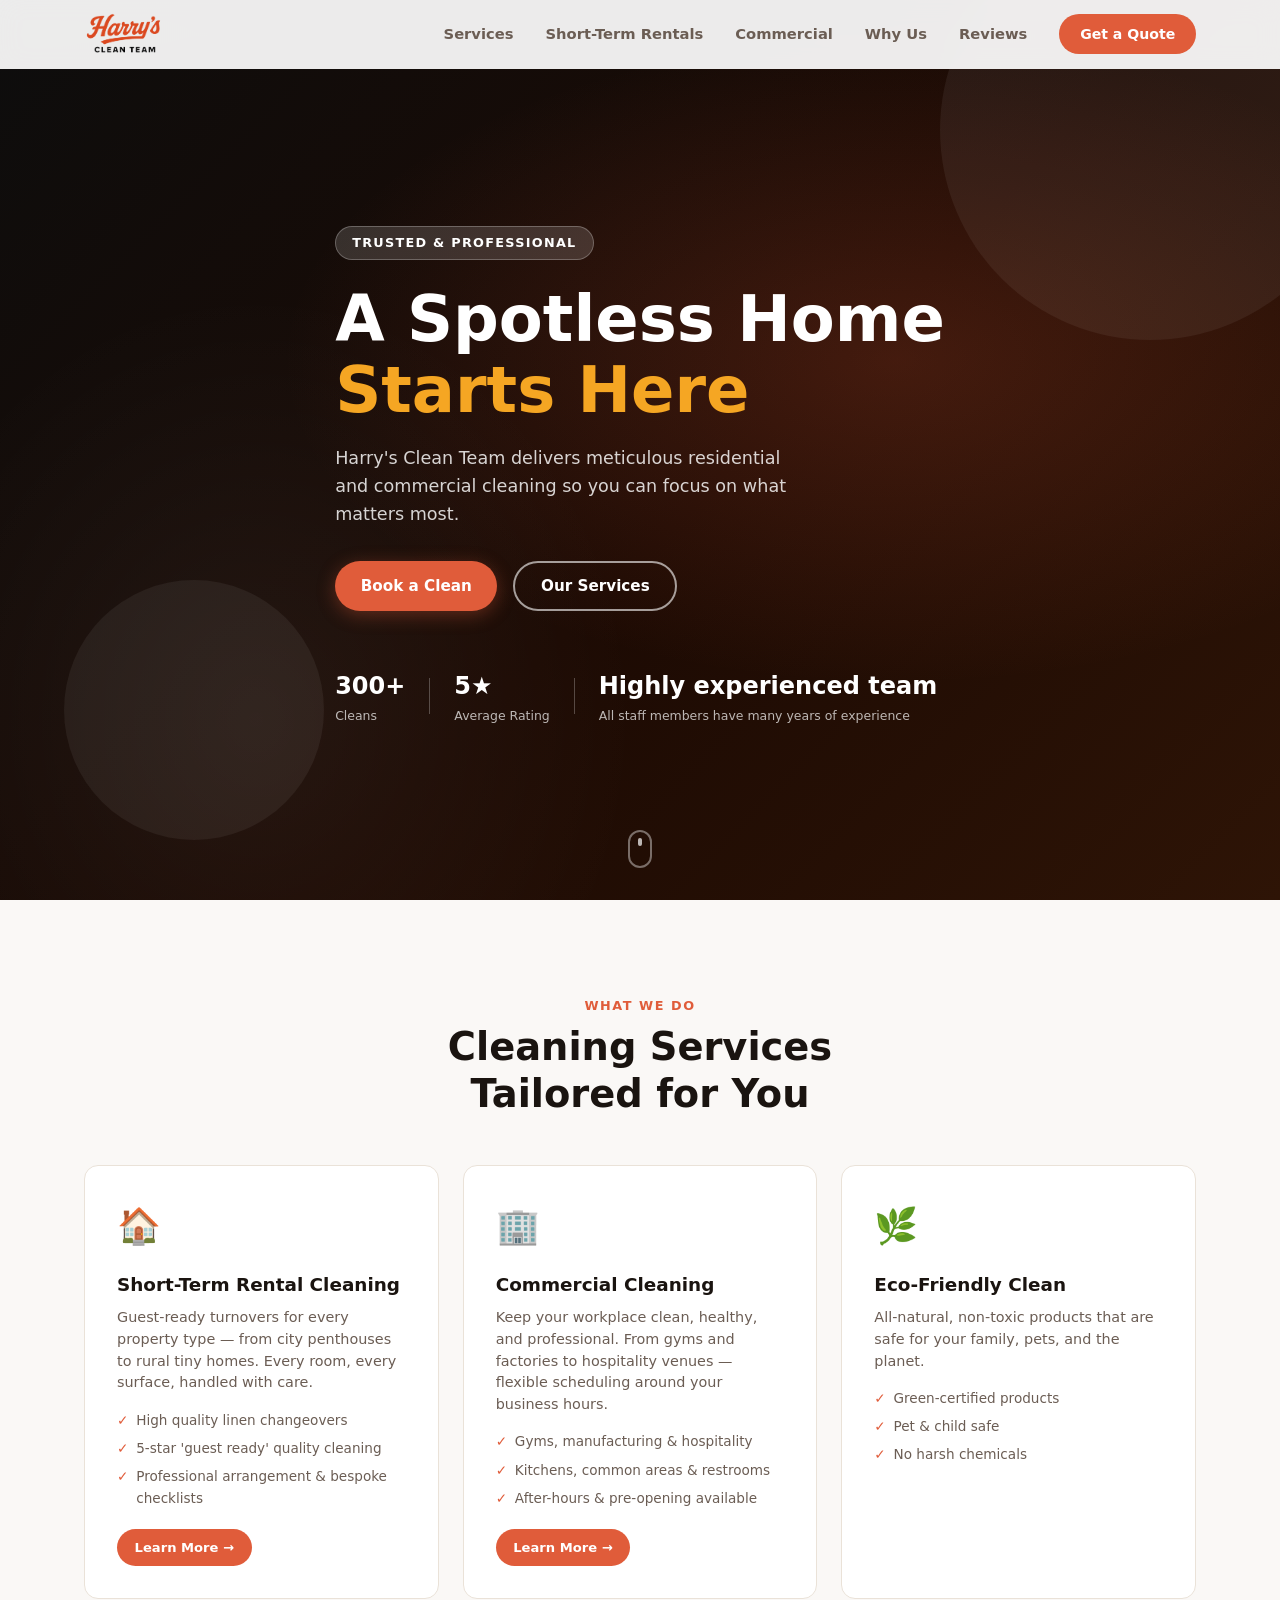
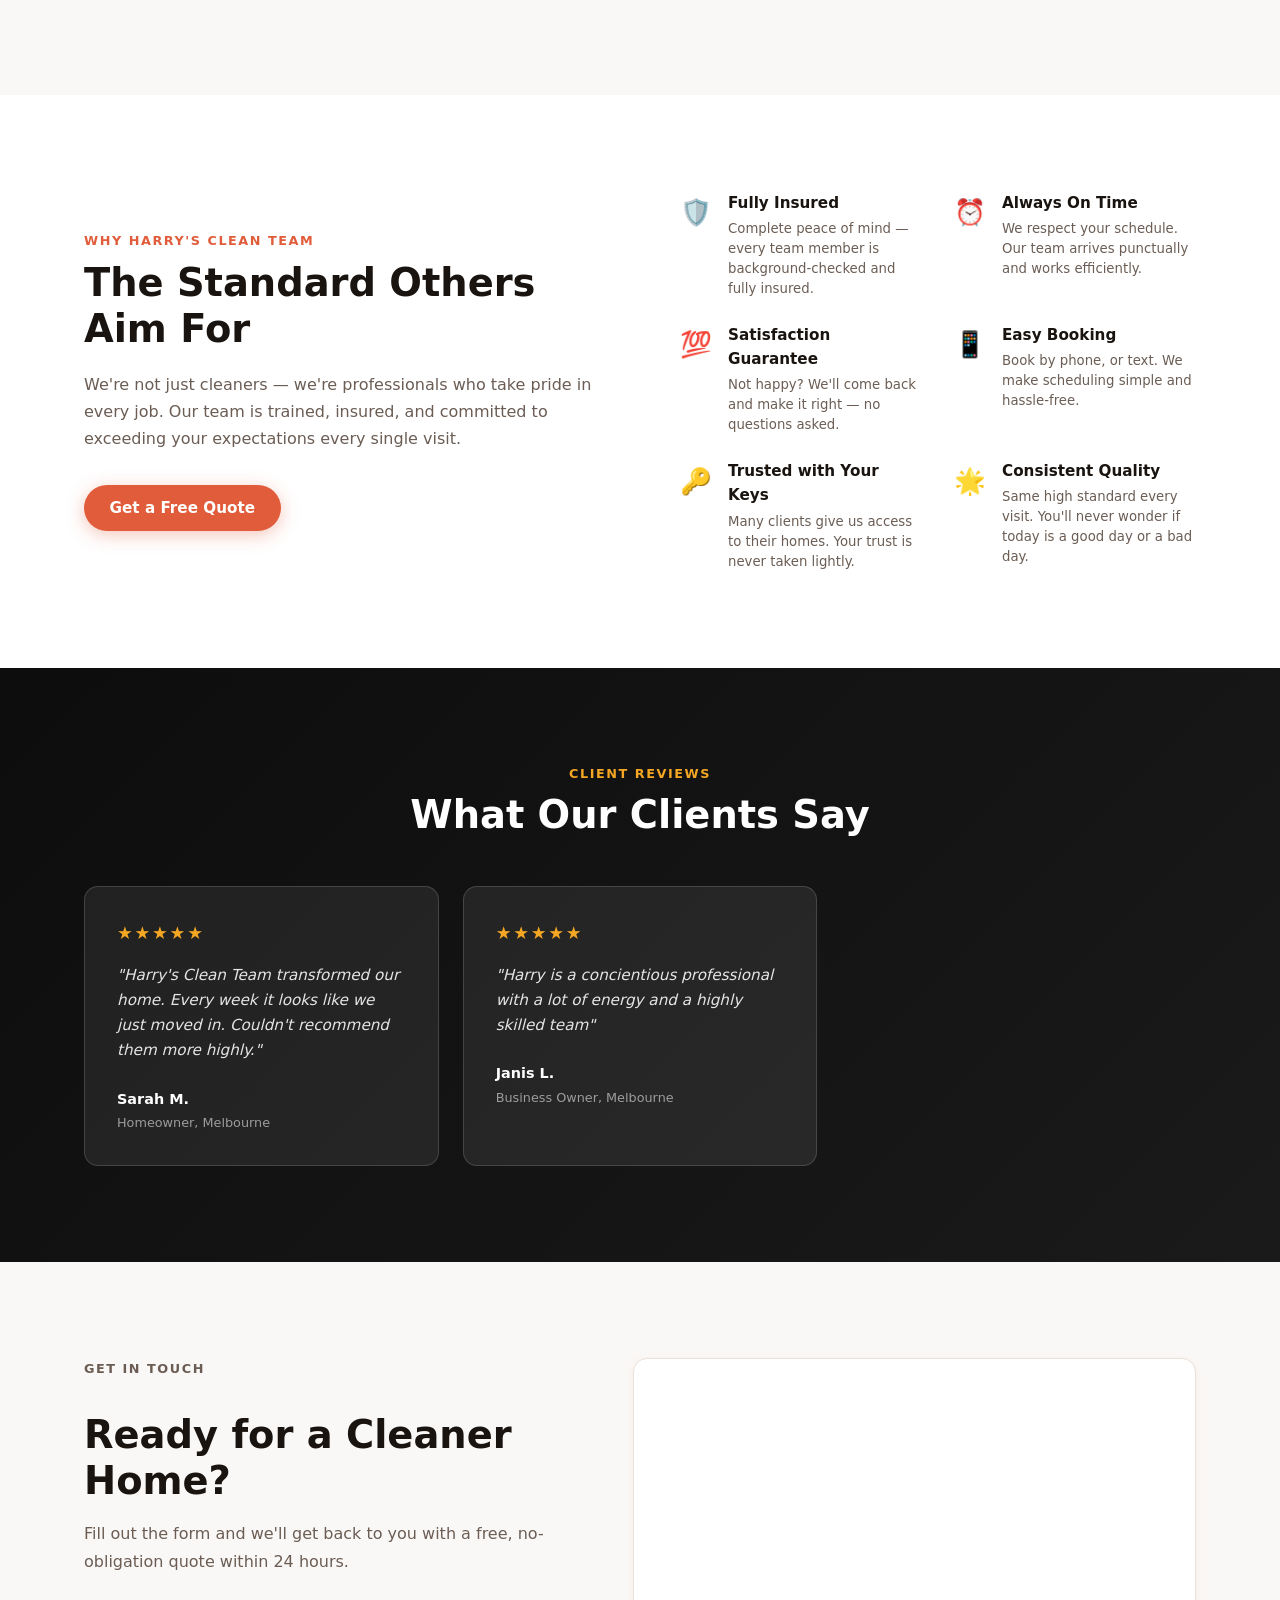
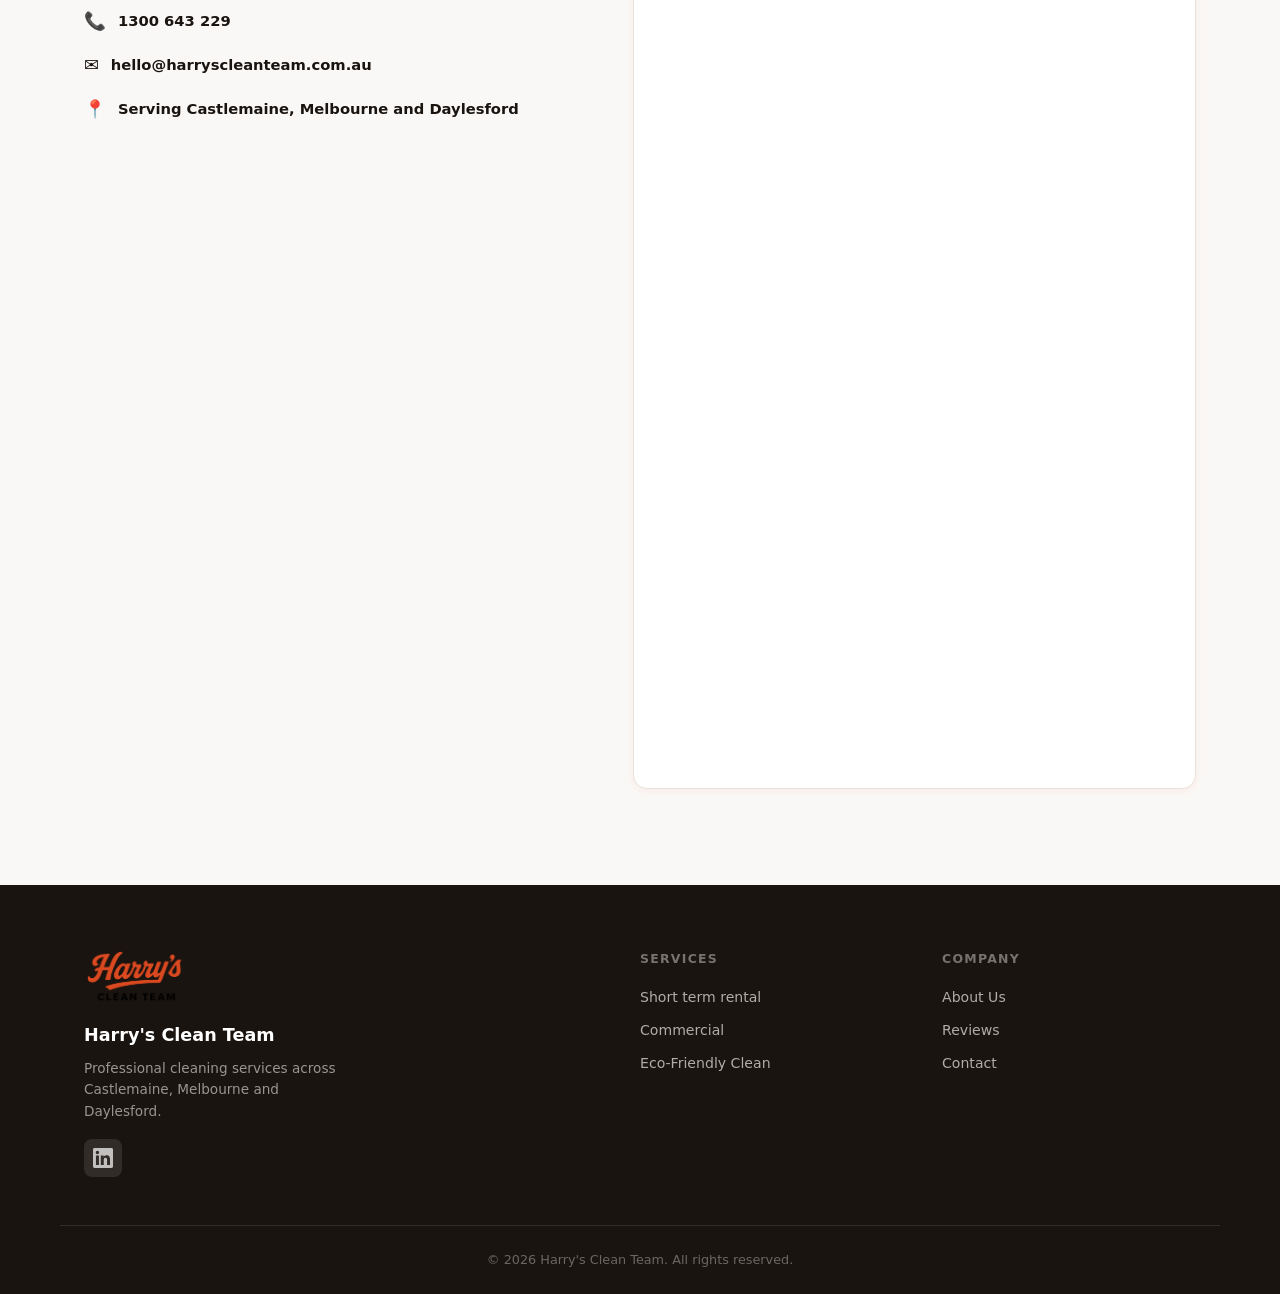
<file: HCTwebsite/index.html>
<!DOCTYPE html>
<html lang="en">
<head>
  <meta charset="UTF-8" />
  <meta name="viewport" content="width=device-width, initial-scale=1.0" />
  <title>Harry's Clean Team — Professional Cleaning Services</title>
  <link rel="stylesheet" href="style.css" />
</head>
<body>

  <!-- NAV -->
  <header class="nav" id="nav">
    <div class="nav__inner container">
      <a href="#hero" class="nav__logo">
        <img src="Logo.png" alt="Harry's Clean Team" class="nav__logo-img" />
      </a>
      <nav class="nav__links">
        <a href="#services">Services</a>
        <a href="short-term-rentals.html">Short-Term Rentals</a>
        <a href="commercial-cleaning.html">Commercial</a>
        <a href="#why-us">Why Us</a>
        <a href="#testimonials">Reviews</a>
        <a href="get-a-quote.html" class="btn btn--nav">Get a Quote</a>
      </nav>
      <button class="nav__burger" id="burger" aria-label="Toggle menu">
        <span></span><span></span><span></span>
      </button>
    </div>
    <div class="nav__mobile" id="mobileMenu">
      <a href="#services">Services</a>
      <a href="short-term-rentals.html">Short-Term Rentals</a>
      <a href="commercial-cleaning.html">Commercial</a>
      <a href="#why-us">Why Us</a>
      <a href="#testimonials">Reviews</a>
      <a href="#contact">Get a Quote</a>
    </div>
  </header>

  <!-- HERO -->
  <section class="hero" id="hero">
    <div class="hero__bg"></div>
    <div class="hero__content container">
      <p class="hero__eyebrow">Trusted &amp; Professional</p>
      <h1 class="hero__title">A Spotless Home<br><span>Starts Here</span></h1>
      <p class="hero__subtitle">Harry's Clean Team delivers meticulous residential and commercial cleaning so you can focus on what matters most.</p>
      <div class="hero__actions">
        <a href="#contact" class="btn btn--primary">Book a Clean</a>
        <a href="#services" class="btn btn--ghost">Our Services</a>
      </div>
      <div class="hero__stats">
        <div class="hero__stat">
          <strong>300+</strong>
          <span>Cleans</span>
        </div>
        <div class="hero__stat-divider"></div>
        <div class="hero__stat">
          <strong>5★</strong>
          <span>Average Rating</span>
        </div>
        <div class="hero__stat-divider"></div>
        <div class="hero__stat">
          <strong>Highly experienced team</strong>
          <span>All staff members have many years of experience</span></span>
        </div>
      </div>
    </div>
    <div class="hero__scroll-hint" aria-hidden="true">
      <span></span>
    </div>
  </section>

  <!-- SERVICES -->
  <section class="services" id="services">
    <div class="container">
      <div class="section-header">
        <p class="section-eyebrow">What We Do</p>
        <h2 class="section-title">Cleaning Services <br>Tailored for You</h2>
      </div>
      <div class="services__grid">

        <article class="service-card">
          <div class="service-card__icon">🏠</div>
          <h3>Short-Term Rental Cleaning</h3>
          <p>Guest-ready turnovers for every property type — from city penthouses to rural tiny homes. Every room, every surface, handled with care.</p>
          <ul>
            <li>High quality linen changeovers</li>
            <li>5-star 'guest ready' quality cleaning</li>
            <li>Professional arrangement &amp; bespoke checklists</li>
          </ul>
          <a href="short-term-rentals.html" class="btn btn--nav" style="margin-top:1.2rem;border-radius:50px;background:var(--blue);color:#fff;padding:.5rem 1.1rem;font-size:.82rem;display:inline-flex;">Learn More →</a>
        </article>

        <article class="service-card">
          <div class="service-card__icon">🏢</div>
          <h3>Commercial Cleaning</h3>
          <p>Keep your workplace clean, healthy, and professional. From gyms and factories to hospitality venues — flexible scheduling around your business hours.</p>
          <ul>
            <li>Gyms, manufacturing &amp; hospitality</li>
            <li>Kitchens, common areas &amp; restrooms</li>
            <li>After-hours &amp; pre-opening available</li>
          </ul>
          <a href="commercial-cleaning.html" class="btn btn--nav" style="margin-top:1.2rem;border-radius:50px;background:var(--blue);color:#fff;padding:.5rem 1.1rem;font-size:.82rem;display:inline-flex;">Learn More →</a>
        </article>

        <article class="service-card">
          <div class="service-card__icon">🌿</div>
          <h3>Eco-Friendly Clean</h3>
          <p>All-natural, non-toxic products that are safe for your family, pets, and the planet.</p>
          <ul>
            <li>Green-certified products</li>
            <li>Pet &amp; child safe</li>
            <li>No harsh chemicals</li>
          </ul>
        </article>

      </div>
    </div>
  </section>

  <!-- WHY US -->
  <section class="why-us" id="why-us">
    <div class="container">
      <div class="why-us__inner">
        <div class="why-us__text">
          <p class="section-eyebrow">Why Harry's Clean Team</p>
          <h2 class="section-title">The Standard Others<br>Aim For</h2>
          <p class="why-us__body">We're not just cleaners — we're professionals who take pride in every job. Our team is trained, insured, and committed to exceeding your expectations every single visit.</p>
          <a href="get-a-quote.html" class="btn btn--primary">Get a Free Quote</a>
        </div>
        <div class="why-us__features">
          <div class="feature">
            <div class="feature__icon">🛡️</div>
            <div>
              <h4>Fully Insured</h4>
              <p>Complete peace of mind — every team member is background-checked and fully insured.</p>
            </div>
          </div>
          <div class="feature">
            <div class="feature__icon">⏰</div>
            <div>
              <h4>Always On Time</h4>
              <p>We respect your schedule. Our team arrives punctually and works efficiently.</p>
            </div>
          </div>
          <div class="feature">
            <div class="feature__icon">💯</div>
            <div>
              <h4>Satisfaction Guarantee</h4>
              <p>Not happy? We'll come back and make it right — no questions asked.</p>
            </div>
          </div>
          <div class="feature">
            <div class="feature__icon">📱</div>
            <div>
              <h4>Easy Booking</h4>
              <p>Book by phone, or text. We make scheduling simple and hassle-free.</p>
            </div>
          </div>
          <div class="feature">
            <div class="feature__icon">🔑</div>
            <div>
              <h4>Trusted with Your Keys</h4>
              <p>Many clients give us access to their homes. Your trust is never taken lightly.</p>
            </div>
          </div>
          <div class="feature">
            <div class="feature__icon">🌟</div>
            <div>
              <h4>Consistent Quality</h4>
              <p>Same high standard every visit. You'll never wonder if today is a good day or a bad day.</p>
            </div>
          </div>
        </div>
      </div>
    </div>
  </section>

  <!-- TESTIMONIALS -->
  <section class="testimonials" id="testimonials">
    <div class="container">
      <div class="section-header">
        <p class="section-eyebrow">Client Reviews</p>
        <h2 class="section-title">What Our Clients Say</h2>
      </div>
      <div class="testimonials__grid">

        <blockquote class="testimonial">
          <div class="testimonial__stars">★★★★★</div>
          <p>"Harry's Clean Team transformed our home. Every week it looks like we just moved in. Couldn't recommend them more highly."</p>
          <footer>
            <strong>Sarah M.</strong>
            <span>Homeowner, Melbourne</span>
          </footer>
        </blockquote>

        <blockquote class="testimonial">
          <div class="testimonial__stars">★★★★★</div>
          <p>"Harry is a concientious professional with a lot of energy and a highly skilled team"</p>
          <footer>
            <strong>Janis L.</strong>
            <span>Business Owner, Melbourne</span>
          </footer>
        </blockquote>

      </div>
    </div>
  </section>

  <!-- CONTACT / CTA -->
  <section class="contact" id="contact">
    <div class="container">
      <div class="contact__inner">
        <div class="contact__text">
          <p class="section-eyebrow">Get in Touch</p>
          <h2 class="section-title">Ready for a Cleaner Home?</h2>
          <p>Fill out the form and we'll get back to you with a free, no-obligation quote within 24 hours.</p>
          <div class="contact__details">
            <a href="tel:+611300643229" class="contact__detail">
              <span>📞</span> 1300 643 229
            </a>
            <a href="mailto:hello@harryscleanteam.com.au" class="contact__detail">
              <span>✉️</span> hello@harryscleanteam.com.au
            </a>
            <div class="contact__detail">
              <span>📍</span> Serving Castlemaine, Melbourne and Daylesford
            </div>
          </div>
        </div>
        <div class="contact__form">
          <iframe src="https://docs.google.com/forms/d/e/1FAIpQLSeyYoo-ZfXO5W7LGJeeGZU2JWdxKHkUoiKNdxnixf1c65xkyg/viewform?embedded=true" width="640" height="949" frameborder="0" marginheight="0" marginwidth="0">Loading…</iframe>
        </div>
      </div>
    </div>
  </section>

  <!-- FOOTER -->
  <footer class="footer">
    <div class="container footer__inner">
      <div class="footer__brand">
        <img src="Logo.png" alt="Harry's Clean Team" class="footer__logo-img" />
        <strong>Harry's Clean Team</strong>
        <p>Professional cleaning services across Castlemaine, Melbourne and Daylesford.</p>
        <div class="footer__social">
          <a href="https://www.linkedin.com/company/harrys-clean-team/" target="_blank" rel="noopener noreferrer" class="footer__social-link" aria-label="Harry's Clean Team on LinkedIn">
            <svg xmlns="http://www.w3.org/2000/svg" width="20" height="20" viewBox="0 0 24 24" fill="currentColor" aria-hidden="true">
              <path d="M20.447 20.452h-3.554v-5.569c0-1.328-.027-3.037-1.852-3.037-1.853 0-2.136 1.445-2.136 2.939v5.667H9.351V9h3.414v1.561h.046c.477-.9 1.637-1.85 3.37-1.85 3.601 0 4.267 2.37 4.267 5.455v6.286zM5.337 7.433a2.062 2.062 0 0 1-2.063-2.065 2.064 2.064 0 1 1 2.063 2.065zm1.782 13.019H3.555V9h3.564v11.452zM22.225 0H1.771C.792 0 0 .774 0 1.729v20.542C0 23.227.792 24 1.771 24h20.451C23.2 24 24 23.227 24 22.271V1.729C24 .774 23.2 0 22.222 0h.003z"/>
            </svg>
          </a>
        </div>
      </div>
      <div class="footer__links">
        <h5>Services</h5>
        <a href="#services">Short term rental</a>
        <a href="#services">Commercial</a>
        <a href="#services">Eco-Friendly Clean</a>
      </div>
      <div class="footer__links">
        <h5>Company</h5>
        <a href="#why-us">About Us</a>
        <a href="#testimonials">Reviews</a>
        <a href="#contact">Contact</a>
      </div>
    </div>
    <div class="footer__bottom container">
      <p>&copy; 2026 Harry's Clean Team. All rights reserved.</p>
    </div>
  </footer>

  <script src="script.js"></script>
</body>
</html>
</file>
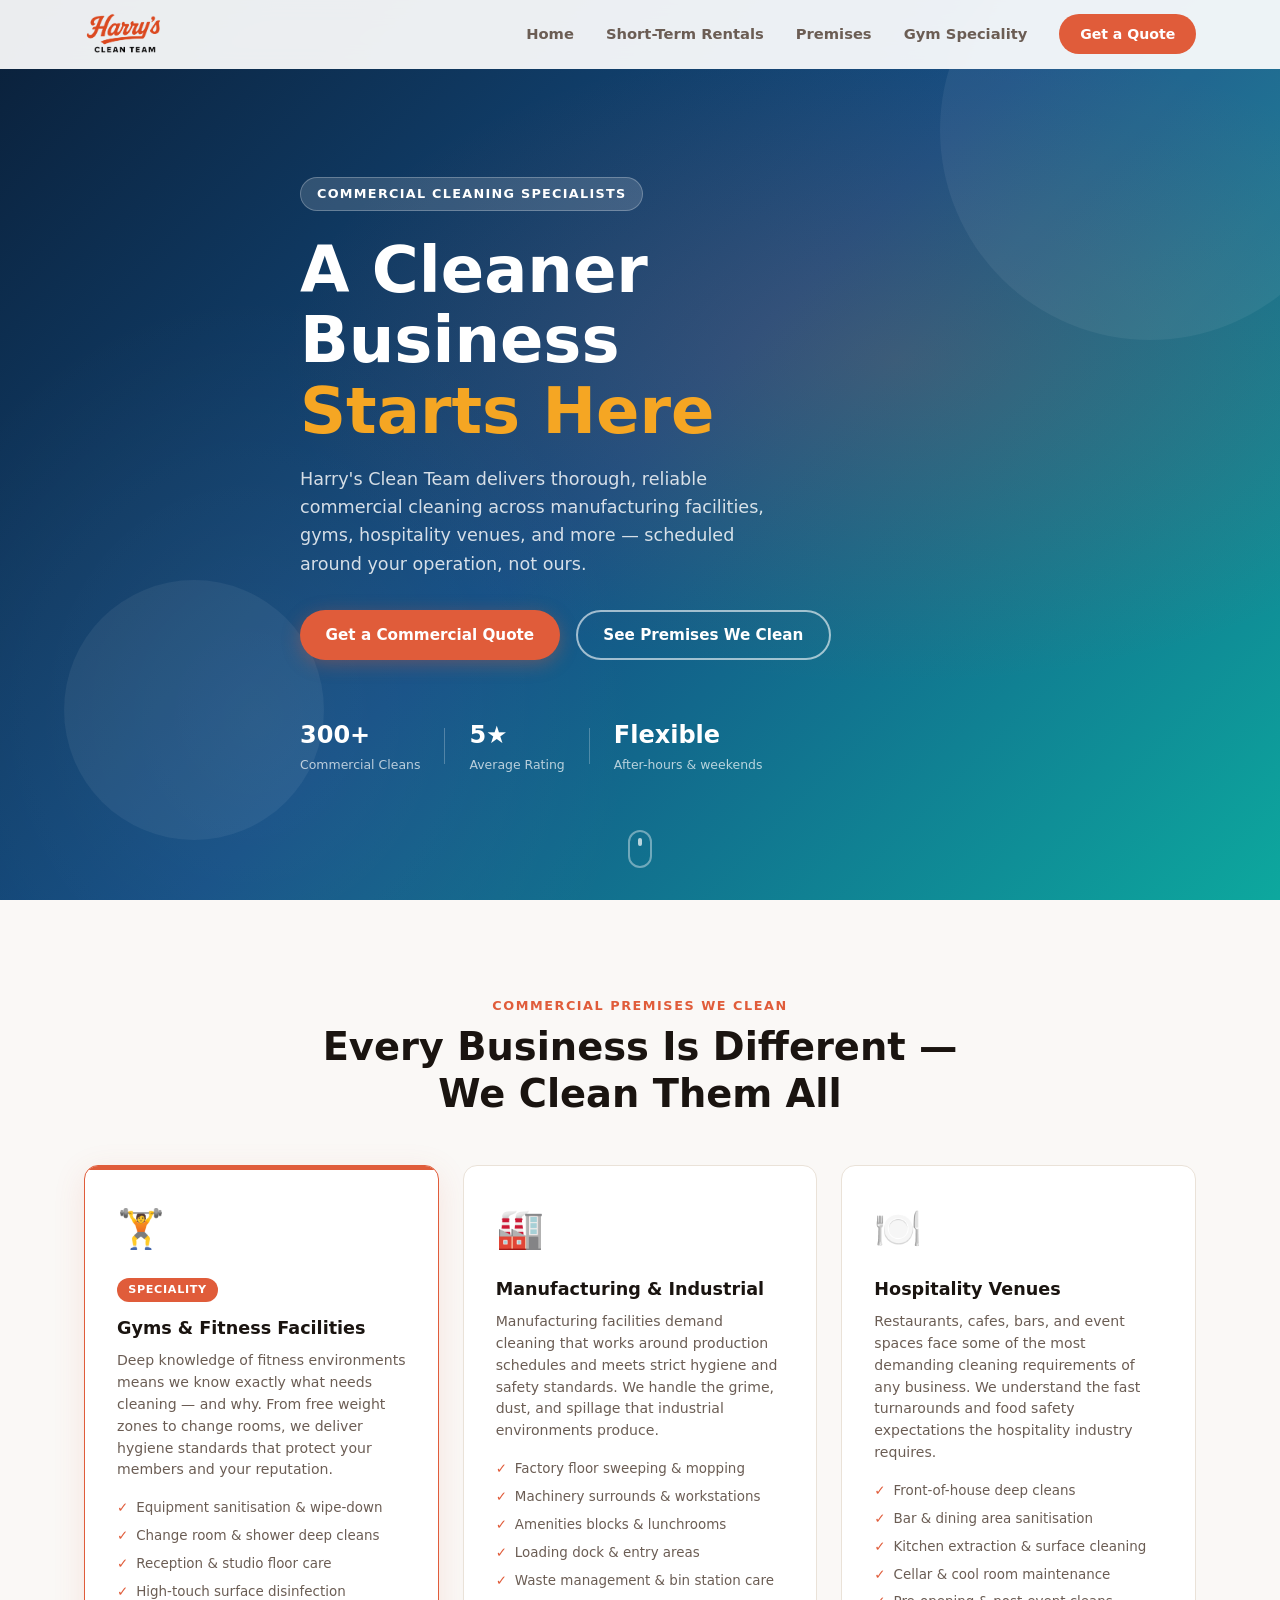
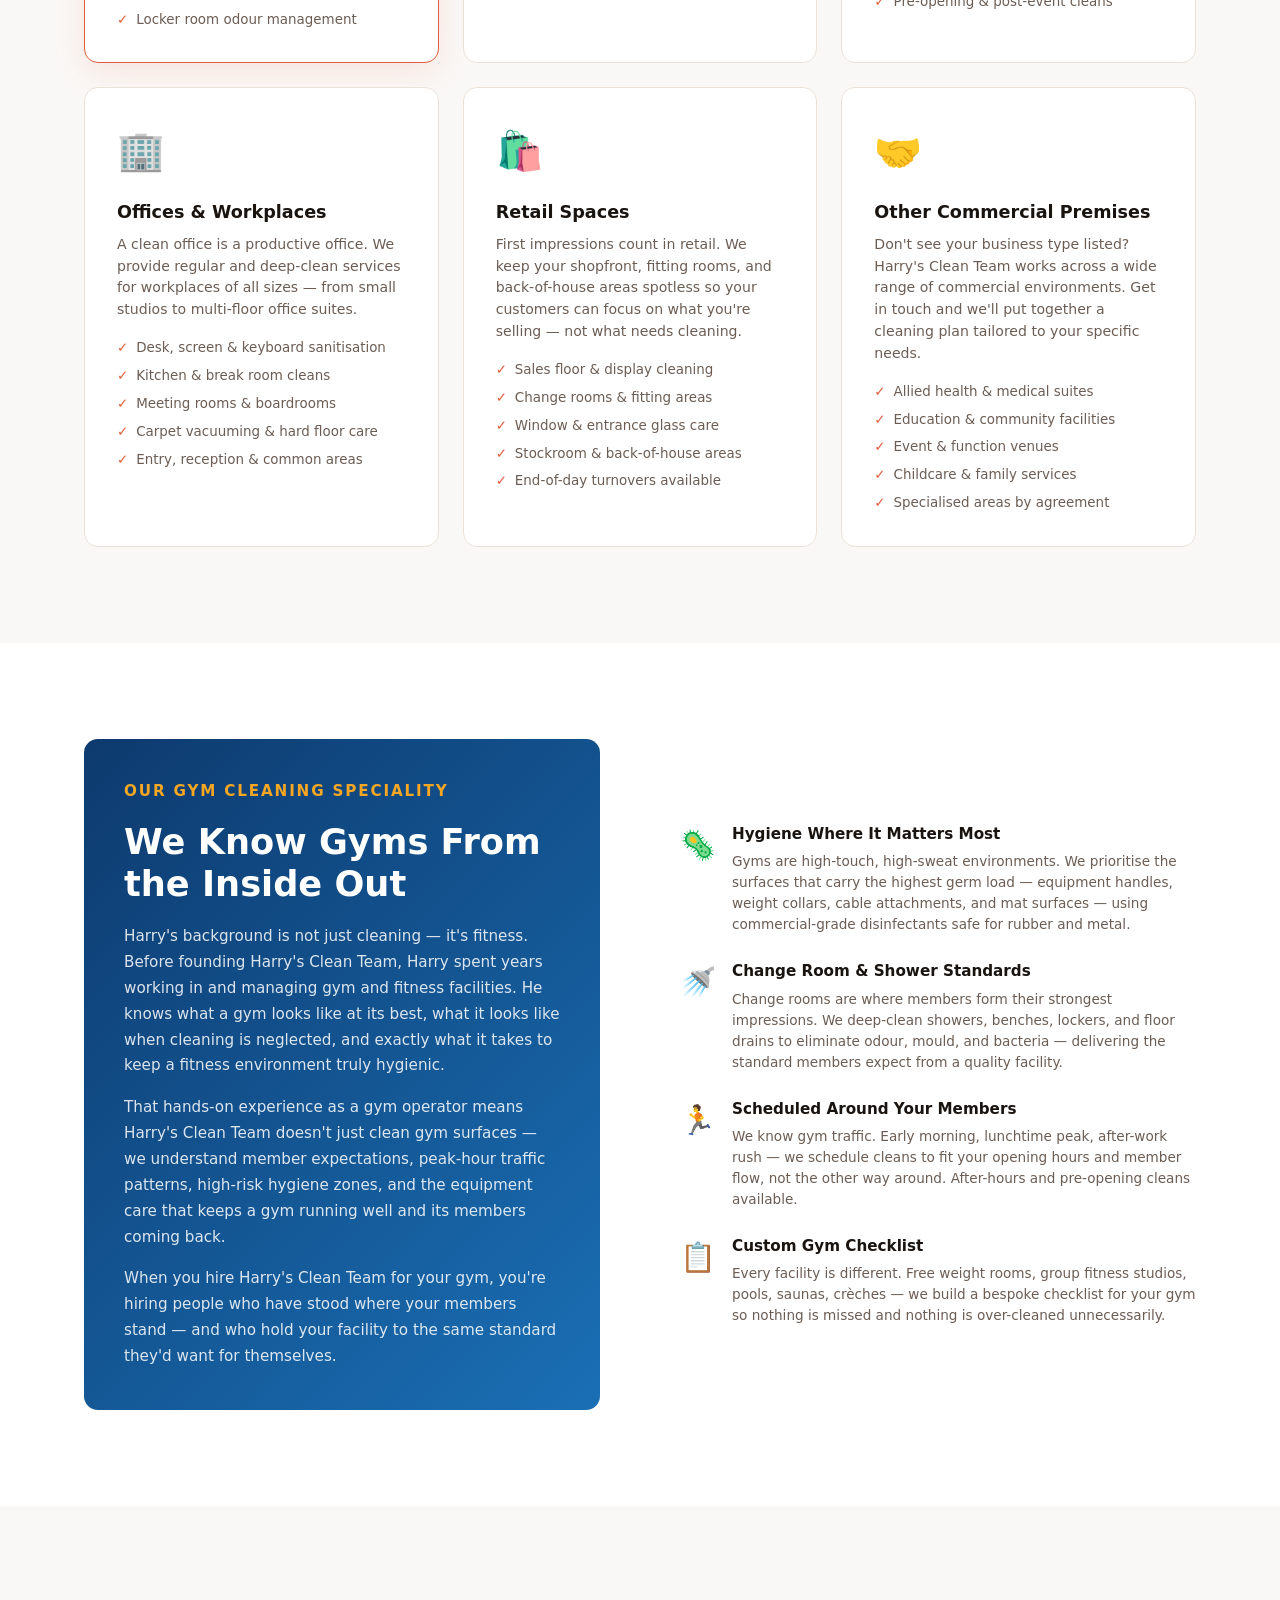
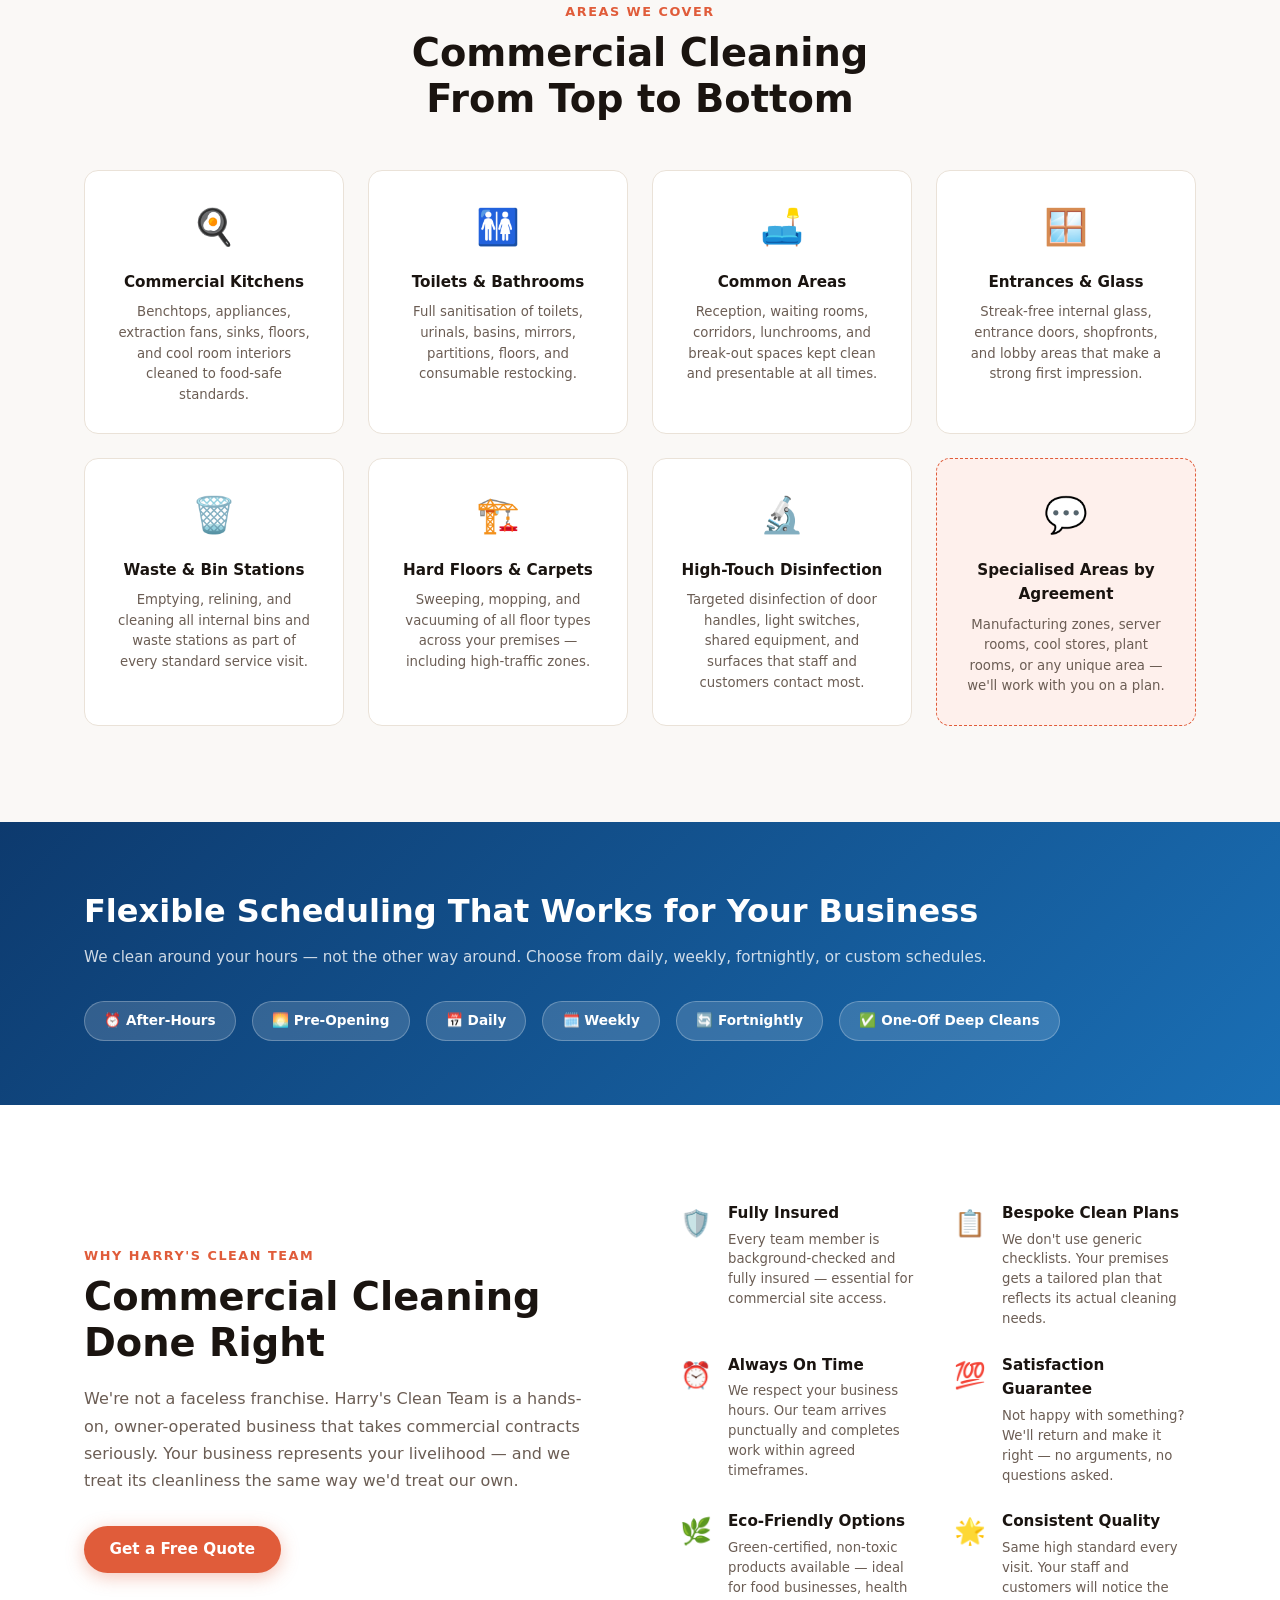
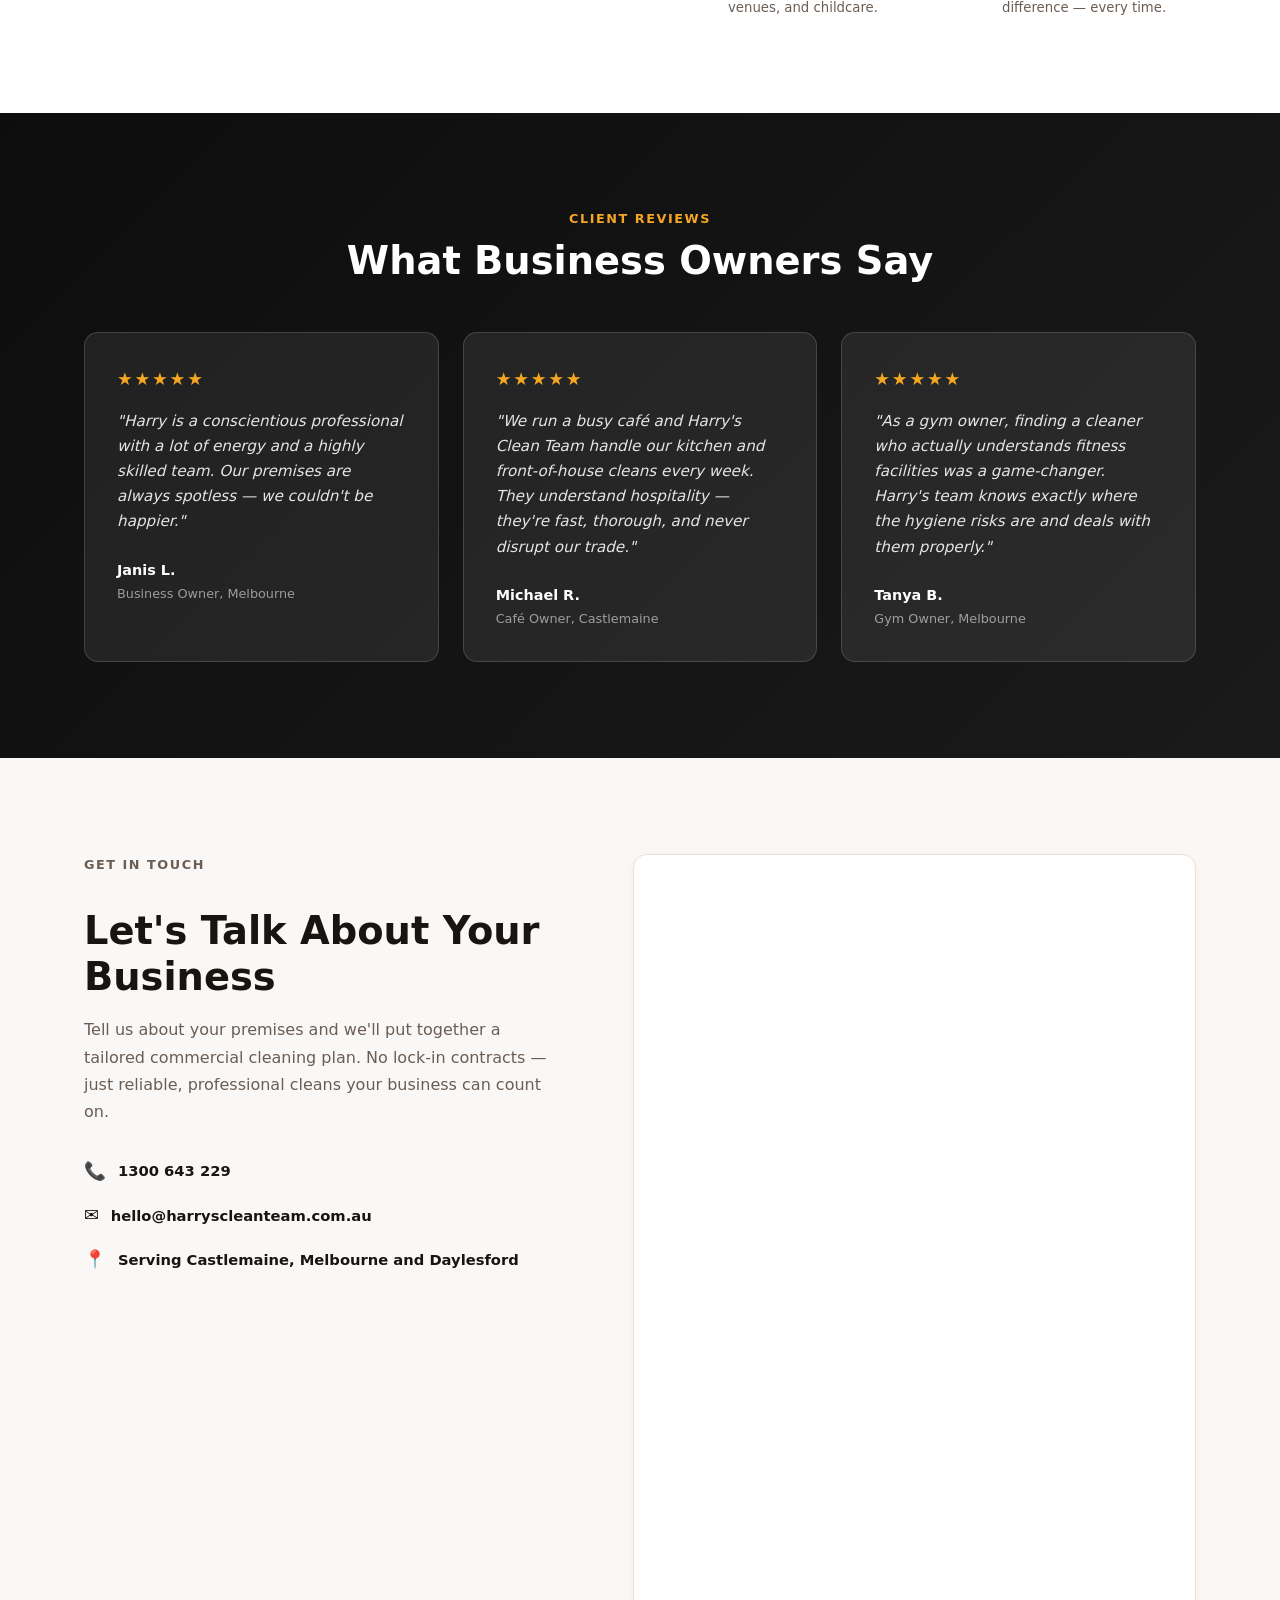
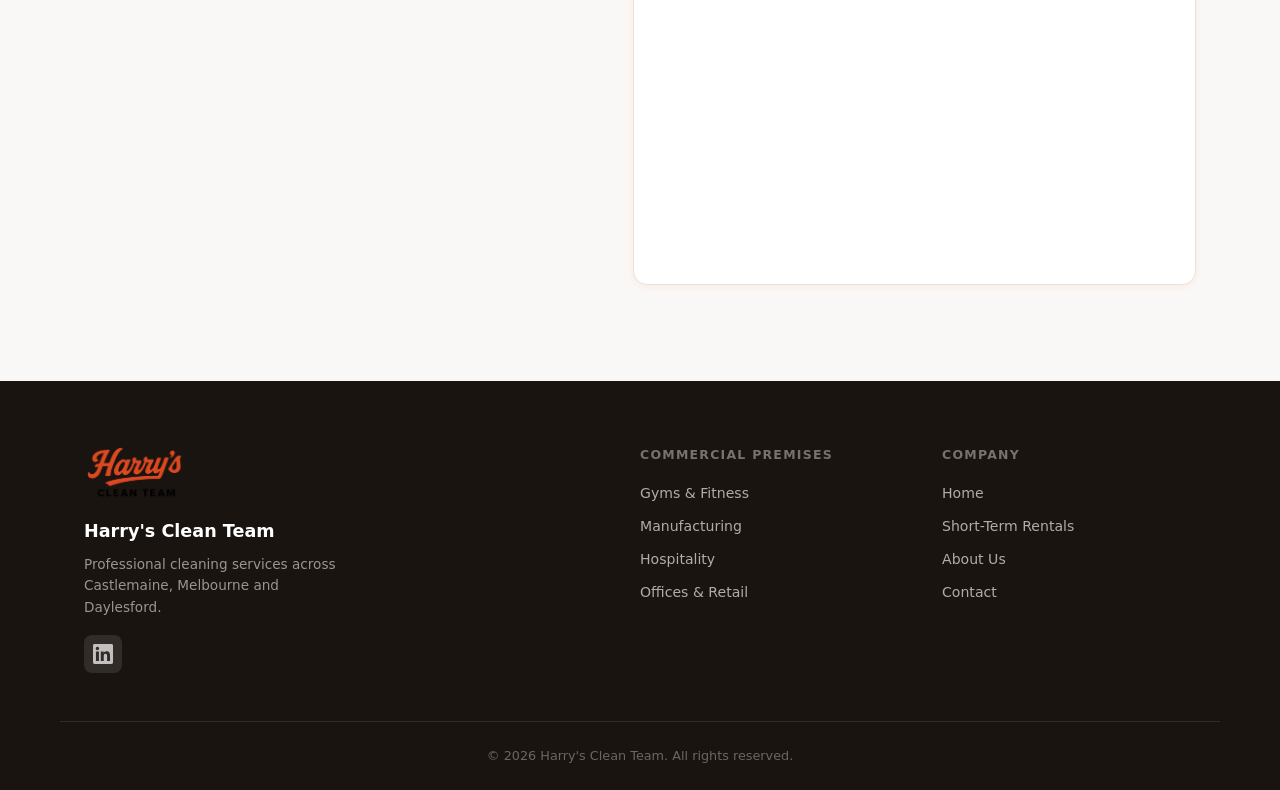
<file: HCTwebsite/commercial-cleaning.html>
<!DOCTYPE html>
<html lang="en">
<head>
  <meta charset="UTF-8" />
  <meta name="viewport" content="width=device-width, initial-scale=1.0" />
  <title>Commercial Cleaning — Harry's Clean Team</title>
  <link rel="stylesheet" href="style.css" />
  <style>
    /* ---- Page-specific styles ---- */

    /* Hero variant */
    .hero--commercial {
      background: linear-gradient(135deg, #0a1f38 0%, #144f85 50%, #0da89e 100%);
    }

    /* Premises type cards */
    .premises {
      padding: 6rem 0;
      background: var(--surface);
    }

    .premises__grid {
      display: grid;
      grid-template-columns: repeat(3, 1fr);
      gap: 1.5rem;
    }

    .premises-card {
      background: var(--white);
      border: 1px solid var(--border);
      border-radius: var(--radius);
      padding: 2rem;
      position: relative;
      overflow: hidden;
      transition: transform var(--transition), box-shadow var(--transition), border-color var(--transition);
    }

    .premises-card:hover {
      transform: translateY(-6px);
      box-shadow: var(--shadow-md);
      border-color: var(--blue);
    }

    .premises-card--featured {
      border-color: var(--teal);
      box-shadow: var(--shadow-md);
      grid-column: span 1;
    }

    .premises-card--featured::before {
      content: '';
      position: absolute;
      top: 0; left: 0; right: 0;
      height: 4px;
      background: linear-gradient(90deg, var(--blue), var(--teal));
    }

    .premises-card__icon {
      font-size: 2.4rem;
      margin-bottom: 1rem;
    }

    .premises-card__badge {
      display: inline-block;
      background: var(--teal);
      color: var(--white);
      font-size: .7rem;
      font-weight: 800;
      letter-spacing: .06em;
      text-transform: uppercase;
      padding: .2rem .7rem;
      border-radius: 50px;
      margin-bottom: .75rem;
    }

    .premises-card h3 {
      font-size: 1.1rem;
      font-weight: 800;
      color: var(--text);
      margin-bottom: .5rem;
    }

    .premises-card p {
      font-size: .88rem;
      color: var(--muted);
      line-height: 1.55;
      margin-bottom: 1rem;
    }

    .premises-card ul {
      display: flex;
      flex-direction: column;
      gap: .4rem;
    }

    .premises-card ul li {
      font-size: .84rem;
      color: var(--muted);
      padding-left: 1.2rem;
      position: relative;
    }

    .premises-card ul li::before {
      content: '✓';
      position: absolute;
      left: 0;
      color: var(--teal);
      font-weight: 700;
    }

    /* Gym Speciality feature section */
    .gym-speciality {
      padding: 6rem 0;
      background: var(--white);
    }

    .gym-speciality__inner {
      display: grid;
      grid-template-columns: 1fr 1fr;
      gap: 5rem;
      align-items: center;
    }

    .gym-speciality__story {
      position: relative;
    }

    .gym-speciality__story-card {
      background: linear-gradient(135deg, #0d3a6e 0%, #1a6fb5 100%);
      border-radius: var(--radius);
      padding: 2.5rem;
      color: var(--white);
    }

    .gym-speciality__story-card .section-eyebrow {
      color: var(--accent);
    }

    .gym-speciality__story-card h2 {
      font-size: clamp(1.6rem, 2.8vw, 2.2rem);
      font-weight: 900;
      color: var(--white);
      line-height: 1.2;
      margin: .75rem 0 1.2rem;
    }

    .gym-speciality__story-card p {
      font-size: .95rem;
      color: rgba(255,255,255,.85);
      line-height: 1.7;
      margin-bottom: 1rem;
    }

    .gym-speciality__story-card p:last-child {
      margin-bottom: 0;
    }

    .gym-knowledge {
      display: flex;
      flex-direction: column;
      gap: 1.5rem;
    }

    .gym-knowledge__item {
      display: flex;
      gap: 1rem;
      align-items: flex-start;
    }

    .gym-knowledge__icon {
      font-size: 1.8rem;
      flex-shrink: 0;
    }

    .gym-knowledge__item h4 {
      font-size: .95rem;
      font-weight: 800;
      color: var(--text);
      margin-bottom: .3rem;
    }

    .gym-knowledge__item p {
      font-size: .85rem;
      color: var(--muted);
      line-height: 1.55;
    }

    /* What we clean section */
    .what-we-clean {
      padding: 6rem 0;
      background: var(--surface);
    }

    .what-we-clean__grid {
      display: grid;
      grid-template-columns: repeat(4, 1fr);
      gap: 1.5rem;
    }

    .clean-area {
      background: var(--white);
      border: 1px solid var(--border);
      border-radius: var(--radius);
      padding: 1.75rem;
      text-align: center;
      transition: transform var(--transition), box-shadow var(--transition);
    }

    .clean-area:hover {
      transform: translateY(-4px);
      box-shadow: var(--shadow-md);
    }

    .clean-area__icon {
      font-size: 2.2rem;
      margin-bottom: .9rem;
    }

    .clean-area h4 {
      font-size: .95rem;
      font-weight: 800;
      color: var(--text);
      margin-bottom: .5rem;
    }

    .clean-area p {
      font-size: .83rem;
      color: var(--muted);
      line-height: 1.55;
    }

    .clean-area--agreement {
      border-style: dashed;
      border-color: var(--blue);
      background: var(--blue-light);
    }

    /* Scheduling banner */
    .scheduling-banner {
      padding: 4rem 0;
      background: linear-gradient(135deg, #0d3a6e 0%, #1a6fb5 100%);
    }

    .scheduling-banner__inner {
      display: flex;
      align-items: center;
      justify-content: space-between;
      gap: 2rem;
      flex-wrap: wrap;
    }

    .scheduling-banner__text h2 {
      font-size: clamp(1.4rem, 2.5vw, 2rem);
      font-weight: 900;
      color: var(--white);
      margin-bottom: .5rem;
    }

    .scheduling-banner__text p {
      color: rgba(255,255,255,.8);
      font-size: .95rem;
    }

    .scheduling-options {
      display: flex;
      gap: 1rem;
      flex-wrap: wrap;
    }

    .scheduling-pill {
      background: rgba(255,255,255,.15);
      border: 1px solid rgba(255,255,255,.25);
      border-radius: 50px;
      padding: .5rem 1.2rem;
      font-size: .85rem;
      font-weight: 700;
      color: var(--white);
    }

    /* Responsive */
    @media (max-width: 960px) {
      .premises__grid { grid-template-columns: repeat(2, 1fr); }
      .what-we-clean__grid { grid-template-columns: repeat(2, 1fr); }
      .gym-speciality__inner { grid-template-columns: 1fr; gap: 3rem; }
    }

    @media (max-width: 700px) {
      .premises__grid { grid-template-columns: 1fr; }
      .what-we-clean__grid { grid-template-columns: repeat(2, 1fr); }
      .scheduling-banner__inner { flex-direction: column; align-items: flex-start; }
    }

    @media (max-width: 480px) {
      .what-we-clean__grid { grid-template-columns: 1fr; }
    }
  </style>
</head>
<body>

  <!-- NAV -->
  <header class="nav" id="nav">
    <div class="nav__inner container">
      <a href="index.html" class="nav__logo">
        <img src="Logo.png" alt="Harry's Clean Team" class="nav__logo-img" />
      </a>
      <nav class="nav__links">
        <a href="index.html">Home</a>
        <a href="short-term-rentals.html">Short-Term Rentals</a>
        <a href="#premises">Premises</a>
        <a href="#gym-speciality">Gym Speciality</a>
        <a href="get-a-quote.html" class="btn btn--nav">Get a Quote</a>
      </nav>
      <button class="nav__burger" id="burger" aria-label="Toggle menu">
        <span></span><span></span><span></span>
      </button>
    </div>
    <div class="nav__mobile" id="mobileMenu">
      <a href="index.html">Home</a>
      <a href="short-term-rentals.html">Short-Term Rentals</a>
      <a href="#premises">Premises</a>
      <a href="#gym-speciality">Gym Speciality</a>
      <a href="#contact">Get a Quote</a>
    </div>
  </header>

  <!-- HERO -->
  <section class="hero hero--commercial" id="hero">
    <div class="hero__bg"></div>
    <div class="hero__content container">
      <p class="hero__eyebrow">Commercial Cleaning Specialists</p>
      <h1 class="hero__title">A Cleaner Business<br><span>Starts Here</span></h1>
      <p class="hero__subtitle">Harry's Clean Team delivers thorough, reliable commercial cleaning across manufacturing facilities, gyms, hospitality venues, and more — scheduled around your operation, not ours.</p>
      <div class="hero__actions">
        <a href="#contact" class="btn btn--primary">Get a Commercial Quote</a>
        <a href="#premises" class="btn btn--ghost">See Premises We Clean</a>
      </div>
      <div class="hero__stats">
        <div class="hero__stat">
          <strong>300+</strong>
          <span>Commercial Cleans</span>
        </div>
        <div class="hero__stat-divider"></div>
        <div class="hero__stat">
          <strong>5★</strong>
          <span>Average Rating</span>
        </div>
        <div class="hero__stat-divider"></div>
        <div class="hero__stat">
          <strong>Flexible</strong>
          <span>After-hours &amp; weekends</span>
        </div>
      </div>
    </div>
    <div class="hero__scroll-hint" aria-hidden="true">
      <span></span>
    </div>
  </section>

  <!-- PREMISES TYPES -->
  <section class="premises" id="premises">
    <div class="container">
      <div class="section-header">
        <p class="section-eyebrow">Commercial Premises We Clean</p>
        <h2 class="section-title">Every Business Is Different —<br>We Clean Them All</h2>
      </div>
      <div class="premises__grid">

        <article class="premises-card premises-card--featured">
          <div class="premises-card__icon">🏋️</div>
          <span class="premises-card__badge">Speciality</span>
          <h3>Gyms &amp; Fitness Facilities</h3>
          <p>Deep knowledge of fitness environments means we know exactly what needs cleaning — and why. From free weight zones to change rooms, we deliver hygiene standards that protect your members and your reputation.</p>
          <ul>
            <li>Equipment sanitisation &amp; wipe-down</li>
            <li>Change room &amp; shower deep cleans</li>
            <li>Reception &amp; studio floor care</li>
            <li>High-touch surface disinfection</li>
            <li>Locker room odour management</li>
          </ul>
        </article>

        <article class="premises-card">
          <div class="premises-card__icon">🏭</div>
          <h3>Manufacturing &amp; Industrial</h3>
          <p>Manufacturing facilities demand cleaning that works around production schedules and meets strict hygiene and safety standards. We handle the grime, dust, and spillage that industrial environments produce.</p>
          <ul>
            <li>Factory floor sweeping &amp; mopping</li>
            <li>Machinery surrounds &amp; workstations</li>
            <li>Amenities blocks &amp; lunchrooms</li>
            <li>Loading dock &amp; entry areas</li>
            <li>Waste management &amp; bin station care</li>
          </ul>
        </article>

        <article class="premises-card">
          <div class="premises-card__icon">🍽️</div>
          <h3>Hospitality Venues</h3>
          <p>Restaurants, cafes, bars, and event spaces face some of the most demanding cleaning requirements of any business. We understand the fast turnarounds and food safety expectations the hospitality industry requires.</p>
          <ul>
            <li>Front-of-house deep cleans</li>
            <li>Bar &amp; dining area sanitisation</li>
            <li>Kitchen extraction &amp; surface cleaning</li>
            <li>Cellar &amp; cool room maintenance</li>
            <li>Pre-opening &amp; post-event cleans</li>
          </ul>
        </article>

        <article class="premises-card">
          <div class="premises-card__icon">🏢</div>
          <h3>Offices &amp; Workplaces</h3>
          <p>A clean office is a productive office. We provide regular and deep-clean services for workplaces of all sizes — from small studios to multi-floor office suites.</p>
          <ul>
            <li>Desk, screen &amp; keyboard sanitisation</li>
            <li>Kitchen &amp; break room cleans</li>
            <li>Meeting rooms &amp; boardrooms</li>
            <li>Carpet vacuuming &amp; hard floor care</li>
            <li>Entry, reception &amp; common areas</li>
          </ul>
        </article>

        <article class="premises-card">
          <div class="premises-card__icon">🛍️</div>
          <h3>Retail Spaces</h3>
          <p>First impressions count in retail. We keep your shopfront, fitting rooms, and back-of-house areas spotless so your customers can focus on what you're selling — not what needs cleaning.</p>
          <ul>
            <li>Sales floor &amp; display cleaning</li>
            <li>Change rooms &amp; fitting areas</li>
            <li>Window &amp; entrance glass care</li>
            <li>Stockroom &amp; back-of-house areas</li>
            <li>End-of-day turnovers available</li>
          </ul>
        </article>

        <article class="premises-card">
          <div class="premises-card__icon">🤝</div>
          <h3>Other Commercial Premises</h3>
          <p>Don't see your business type listed? Harry's Clean Team works across a wide range of commercial environments. Get in touch and we'll put together a cleaning plan tailored to your specific needs.</p>
          <ul>
            <li>Allied health &amp; medical suites</li>
            <li>Education &amp; community facilities</li>
            <li>Event &amp; function venues</li>
            <li>Childcare &amp; family services</li>
            <li>Specialised areas by agreement</li>
          </ul>
        </article>

      </div>
    </div>
  </section>

  <!-- GYM SPECIALITY -->
  <section class="gym-speciality" id="gym-speciality">
    <div class="container">
      <div class="gym-speciality__inner">

        <div class="gym-speciality__story">
          <div class="gym-speciality__story-card">
            <p class="section-eyebrow">Our Gym Cleaning Speciality</p>
            <h2>We Know Gyms From<br>the Inside Out</h2>
            <p>Harry's background is not just cleaning — it's fitness. Before founding Harry's Clean Team, Harry spent years working in and managing gym and fitness facilities. He knows what a gym looks like at its best, what it looks like when cleaning is neglected, and exactly what it takes to keep a fitness environment truly hygienic.</p>
            <p>That hands-on experience as a gym operator means Harry's Clean Team doesn't just clean gym surfaces — we understand member expectations, peak-hour traffic patterns, high-risk hygiene zones, and the equipment care that keeps a gym running well and its members coming back.</p>
            <p>When you hire Harry's Clean Team for your gym, you're hiring people who have stood where your members stand — and who hold your facility to the same standard they'd want for themselves.</p>
          </div>
        </div>

        <div class="gym-knowledge">
          <div class="gym-knowledge__item">
            <div class="gym-knowledge__icon">🦠</div>
            <div>
              <h4>Hygiene Where It Matters Most</h4>
              <p>Gyms are high-touch, high-sweat environments. We prioritise the surfaces that carry the highest germ load — equipment handles, weight collars, cable attachments, and mat surfaces — using commercial-grade disinfectants safe for rubber and metal.</p>
            </div>
          </div>
          <div class="gym-knowledge__item">
            <div class="gym-knowledge__icon">🚿</div>
            <div>
              <h4>Change Room &amp; Shower Standards</h4>
              <p>Change rooms are where members form their strongest impressions. We deep-clean showers, benches, lockers, and floor drains to eliminate odour, mould, and bacteria — delivering the standard members expect from a quality facility.</p>
            </div>
          </div>
          <div class="gym-knowledge__item">
            <div class="gym-knowledge__icon">🏃</div>
            <div>
              <h4>Scheduled Around Your Members</h4>
              <p>We know gym traffic. Early morning, lunchtime peak, after-work rush — we schedule cleans to fit your opening hours and member flow, not the other way around. After-hours and pre-opening cleans available.</p>
            </div>
          </div>
          <div class="gym-knowledge__item">
            <div class="gym-knowledge__icon">📋</div>
            <div>
              <h4>Custom Gym Checklist</h4>
              <p>Every facility is different. Free weight rooms, group fitness studios, pools, saunas, crèches — we build a bespoke checklist for your gym so nothing is missed and nothing is over-cleaned unnecessarily.</p>
            </div>
          </div>
        </div>

      </div>
    </div>
  </section>

  <!-- WHAT WE CLEAN -->
  <section class="what-we-clean" id="what-we-clean">
    <div class="container">
      <div class="section-header">
        <p class="section-eyebrow">Areas We Cover</p>
        <h2 class="section-title">Commercial Cleaning<br>From Top to Bottom</h2>
      </div>
      <div class="what-we-clean__grid">

        <div class="clean-area">
          <div class="clean-area__icon">🍳</div>
          <h4>Commercial Kitchens</h4>
          <p>Benchtops, appliances, extraction fans, sinks, floors, and cool room interiors cleaned to food-safe standards.</p>
        </div>

        <div class="clean-area">
          <div class="clean-area__icon">🚻</div>
          <h4>Toilets &amp; Bathrooms</h4>
          <p>Full sanitisation of toilets, urinals, basins, mirrors, partitions, floors, and consumable restocking.</p>
        </div>

        <div class="clean-area">
          <div class="clean-area__icon">🛋️</div>
          <h4>Common Areas</h4>
          <p>Reception, waiting rooms, corridors, lunchrooms, and break-out spaces kept clean and presentable at all times.</p>
        </div>

        <div class="clean-area">
          <div class="clean-area__icon">🪟</div>
          <h4>Entrances &amp; Glass</h4>
          <p>Streak-free internal glass, entrance doors, shopfronts, and lobby areas that make a strong first impression.</p>
        </div>

        <div class="clean-area">
          <div class="clean-area__icon">🗑️</div>
          <h4>Waste &amp; Bin Stations</h4>
          <p>Emptying, relining, and cleaning all internal bins and waste stations as part of every standard service visit.</p>
        </div>

        <div class="clean-area">
          <div class="clean-area__icon">🏗️</div>
          <h4>Hard Floors &amp; Carpets</h4>
          <p>Sweeping, mopping, and vacuuming of all floor types across your premises — including high-traffic zones.</p>
        </div>

        <div class="clean-area">
          <div class="clean-area__icon">🔬</div>
          <h4>High-Touch Disinfection</h4>
          <p>Targeted disinfection of door handles, light switches, shared equipment, and surfaces that staff and customers contact most.</p>
        </div>

        <div class="clean-area clean-area--agreement">
          <div class="clean-area__icon">💬</div>
          <h4>Specialised Areas by Agreement</h4>
          <p>Manufacturing zones, server rooms, cool stores, plant rooms, or any unique area — we'll work with you on a plan.</p>
        </div>

      </div>
    </div>
  </section>

  <!-- SCHEDULING BANNER -->
  <section class="scheduling-banner">
    <div class="container">
      <div class="scheduling-banner__inner">
        <div class="scheduling-banner__text">
          <h2>Flexible Scheduling That Works for Your Business</h2>
          <p>We clean around your hours — not the other way around. Choose from daily, weekly, fortnightly, or custom schedules.</p>
        </div>
        <div class="scheduling-options">
          <span class="scheduling-pill">⏰ After-Hours</span>
          <span class="scheduling-pill">🌅 Pre-Opening</span>
          <span class="scheduling-pill">📅 Daily</span>
          <span class="scheduling-pill">🗓️ Weekly</span>
          <span class="scheduling-pill">🔄 Fortnightly</span>
          <span class="scheduling-pill">✅ One-Off Deep Cleans</span>
        </div>
      </div>
    </div>
  </section>

  <!-- WHY US -->
  <section class="why-us" id="why-us">
    <div class="container">
      <div class="why-us__inner">
        <div class="why-us__text">
          <p class="section-eyebrow">Why Harry's Clean Team</p>
          <h2 class="section-title">Commercial Cleaning<br>Done Right</h2>
          <p class="why-us__body">We're not a faceless franchise. Harry's Clean Team is a hands-on, owner-operated business that takes commercial contracts seriously. Your business represents your livelihood — and we treat its cleanliness the same way we'd treat our own.</p>
          <a href="#contact" class="btn btn--primary">Get a Free Quote</a>
        </div>
        <div class="why-us__features">
          <div class="feature">
            <div class="feature__icon">🛡️</div>
            <div>
              <h4>Fully Insured</h4>
              <p>Every team member is background-checked and fully insured — essential for commercial site access.</p>
            </div>
          </div>
          <div class="feature">
            <div class="feature__icon">📋</div>
            <div>
              <h4>Bespoke Clean Plans</h4>
              <p>We don't use generic checklists. Your premises gets a tailored plan that reflects its actual cleaning needs.</p>
            </div>
          </div>
          <div class="feature">
            <div class="feature__icon">⏰</div>
            <div>
              <h4>Always On Time</h4>
              <p>We respect your business hours. Our team arrives punctually and completes work within agreed timeframes.</p>
            </div>
          </div>
          <div class="feature">
            <div class="feature__icon">💯</div>
            <div>
              <h4>Satisfaction Guarantee</h4>
              <p>Not happy with something? We'll return and make it right — no arguments, no questions asked.</p>
            </div>
          </div>
          <div class="feature">
            <div class="feature__icon">🌿</div>
            <div>
              <h4>Eco-Friendly Options</h4>
              <p>Green-certified, non-toxic products available — ideal for food businesses, health venues, and childcare.</p>
            </div>
          </div>
          <div class="feature">
            <div class="feature__icon">🌟</div>
            <div>
              <h4>Consistent Quality</h4>
              <p>Same high standard every visit. Your staff and customers will notice the difference — every time.</p>
            </div>
          </div>
        </div>
      </div>
    </div>
  </section>

  <!-- TESTIMONIALS -->
  <section class="testimonials" id="testimonials">
    <div class="container">
      <div class="section-header">
        <p class="section-eyebrow">Client Reviews</p>
        <h2 class="section-title">What Business Owners Say</h2>
      </div>
      <div class="testimonials__grid">

        <blockquote class="testimonial">
          <div class="testimonial__stars">★★★★★</div>
          <p>"Harry is a conscientious professional with a lot of energy and a highly skilled team. Our premises are always spotless — we couldn't be happier."</p>
          <footer>
            <strong>Janis L.</strong>
            <span>Business Owner, Melbourne</span>
          </footer>
        </blockquote>

        <blockquote class="testimonial">
          <div class="testimonial__stars">★★★★★</div>
          <p>"We run a busy café and Harry's Clean Team handle our kitchen and front-of-house cleans every week. They understand hospitality — they're fast, thorough, and never disrupt our trade."</p>
          <footer>
            <strong>Michael R.</strong>
            <span>Café Owner, Castlemaine</span>
          </footer>
        </blockquote>

        <blockquote class="testimonial">
          <div class="testimonial__stars">★★★★★</div>
          <p>"As a gym owner, finding a cleaner who actually understands fitness facilities was a game-changer. Harry's team knows exactly where the hygiene risks are and deals with them properly."</p>
          <footer>
            <strong>Tanya B.</strong>
            <span>Gym Owner, Melbourne</span>
          </footer>
        </blockquote>

      </div>
    </div>
  </section>

  <!-- CONTACT / CTA -->
  <section class="contact" id="contact">
    <div class="container">
      <div class="contact__inner">
        <div class="contact__text">
          <p class="section-eyebrow">Get in Touch</p>
          <h2 class="section-title">Let's Talk About Your Business</h2>
          <p>Tell us about your premises and we'll put together a tailored commercial cleaning plan. No lock-in contracts — just reliable, professional cleans your business can count on.</p>
          <div class="contact__details">
            <a href="tel:+611300643229" class="contact__detail">
              <span>📞</span> 1300 643 229
            </a>
            <a href="mailto:hello@harryscleanteam.com.au" class="contact__detail">
              <span>✉️</span> hello@harryscleanteam.com.au
            </a>
            <div class="contact__detail">
              <span>📍</span> Serving Castlemaine, Melbourne and Daylesford
            </div>
          </div>
        </div>
        <div class="contact__form">
          <iframe src="https://docs.google.com/forms/d/e/1FAIpQLSeyYoo-ZfXO5W7LGJeeGZU2JWdxKHkUoiKNdxnixf1c65xkyg/viewform?embedded=true" width="640" height="949" frameborder="0" marginheight="0" marginwidth="0">Loading…</iframe>
        </div>
      </div>
    </div>
  </section>

  <!-- FOOTER -->
  <footer class="footer">
    <div class="container footer__inner">
      <div class="footer__brand">
        <img src="Logo.png" alt="Harry's Clean Team" class="footer__logo-img" />
        <strong>Harry's Clean Team</strong>
        <p>Professional cleaning services across Castlemaine, Melbourne and Daylesford.</p>
        <div class="footer__social">
          <a href="https://www.linkedin.com/company/harrys-clean-team/" target="_blank" rel="noopener noreferrer" class="footer__social-link" aria-label="Harry's Clean Team on LinkedIn">
            <svg xmlns="http://www.w3.org/2000/svg" width="20" height="20" viewBox="0 0 24 24" fill="currentColor" aria-hidden="true">
              <path d="M20.447 20.452h-3.554v-5.569c0-1.328-.027-3.037-1.852-3.037-1.853 0-2.136 1.445-2.136 2.939v5.667H9.351V9h3.414v1.561h.046c.477-.9 1.637-1.85 3.37-1.85 3.601 0 4.267 2.37 4.267 5.455v6.286zM5.337 7.433a2.062 2.062 0 0 1-2.063-2.065 2.064 2.064 0 1 1 2.063 2.065zm1.782 13.019H3.555V9h3.564v11.452zM22.225 0H1.771C.792 0 0 .774 0 1.729v20.542C0 23.227.792 24 1.771 24h20.451C23.2 24 24 23.227 24 22.271V1.729C24 .774 23.2 0 22.222 0h.003z"/>
            </svg>
          </a>
        </div>
      </div>
      <div class="footer__links">
        <h5>Commercial Premises</h5>
        <a href="#premises">Gyms &amp; Fitness</a>
        <a href="#premises">Manufacturing</a>
        <a href="#premises">Hospitality</a>
        <a href="#premises">Offices &amp; Retail</a>
      </div>
      <div class="footer__links">
        <h5>Company</h5>
        <a href="index.html">Home</a>
        <a href="short-term-rentals.html">Short-Term Rentals</a>
        <a href="#why-us">About Us</a>
        <a href="#contact">Contact</a>
      </div>
    </div>
    <div class="footer__bottom container">
      <p>&copy; 2026 Harry's Clean Team. All rights reserved.</p>
    </div>
  </footer>

  <script src="script.js"></script>
</body>
</html>
</file>
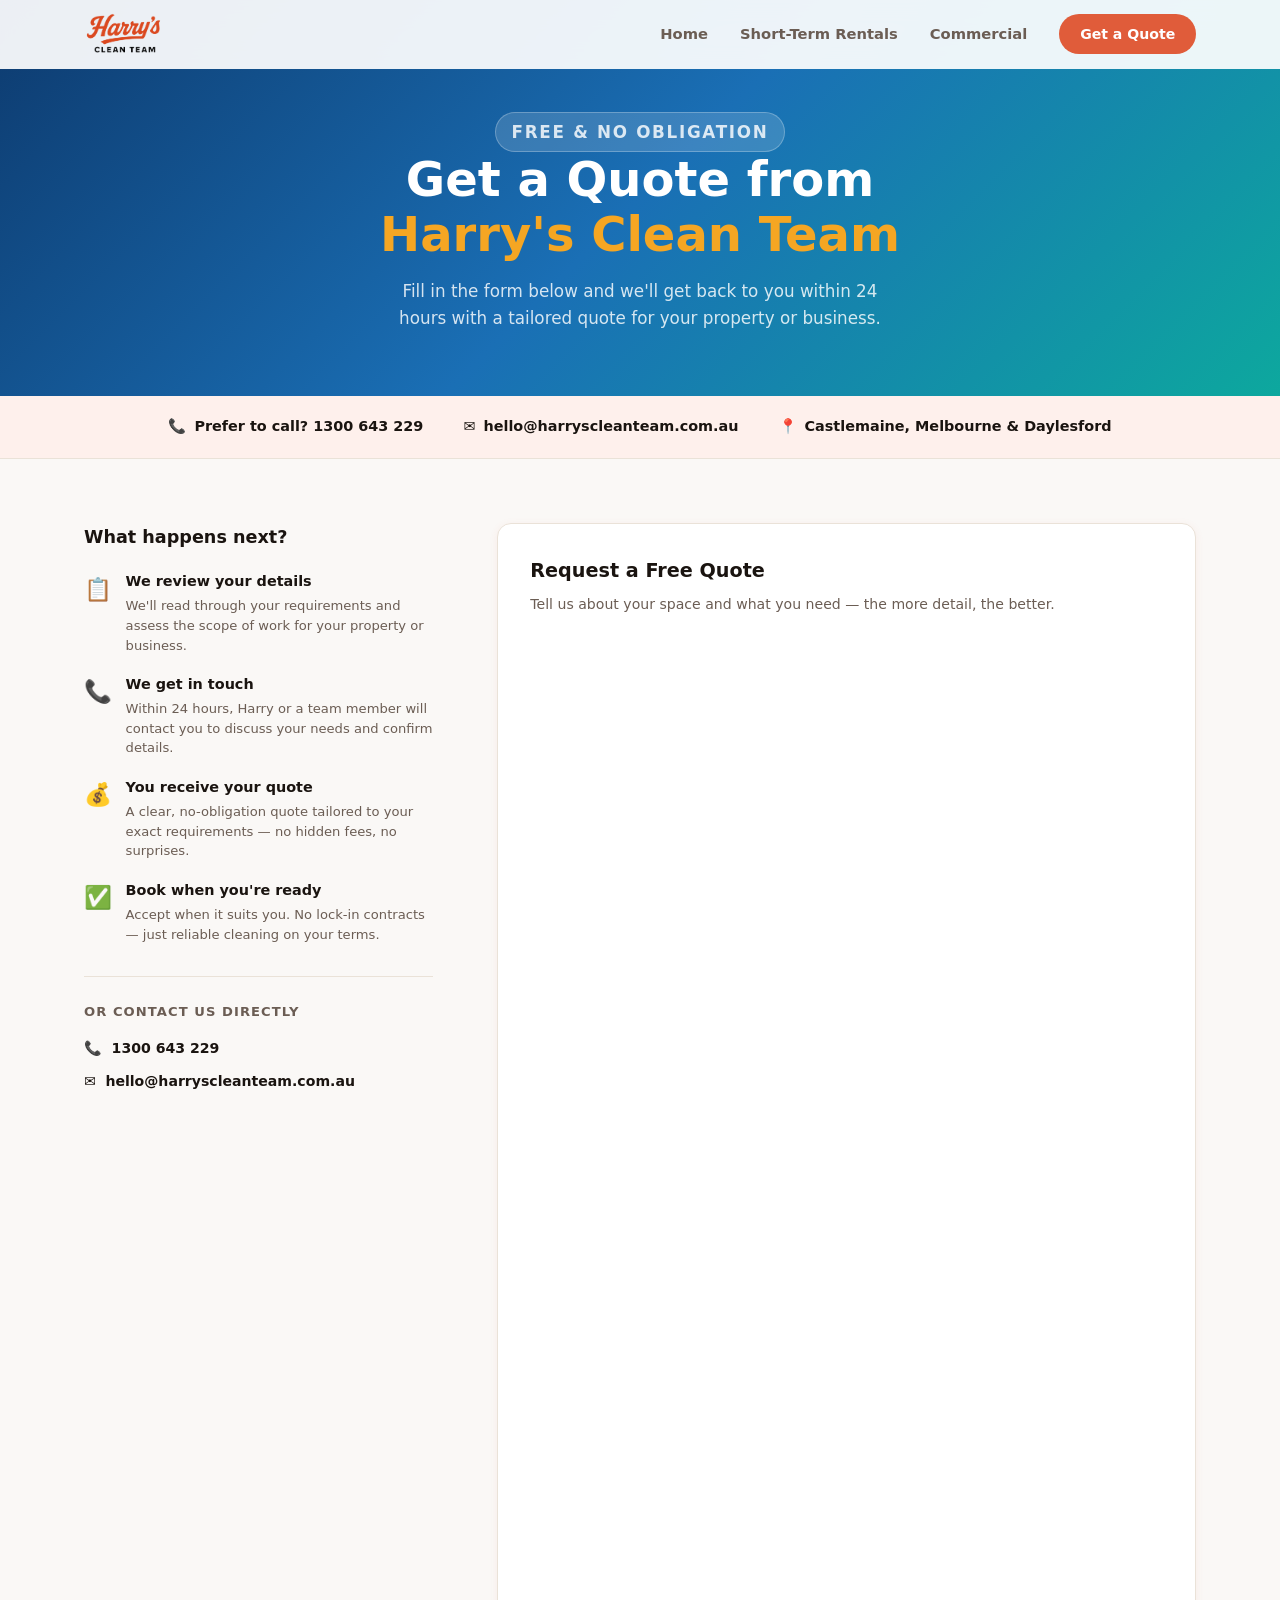
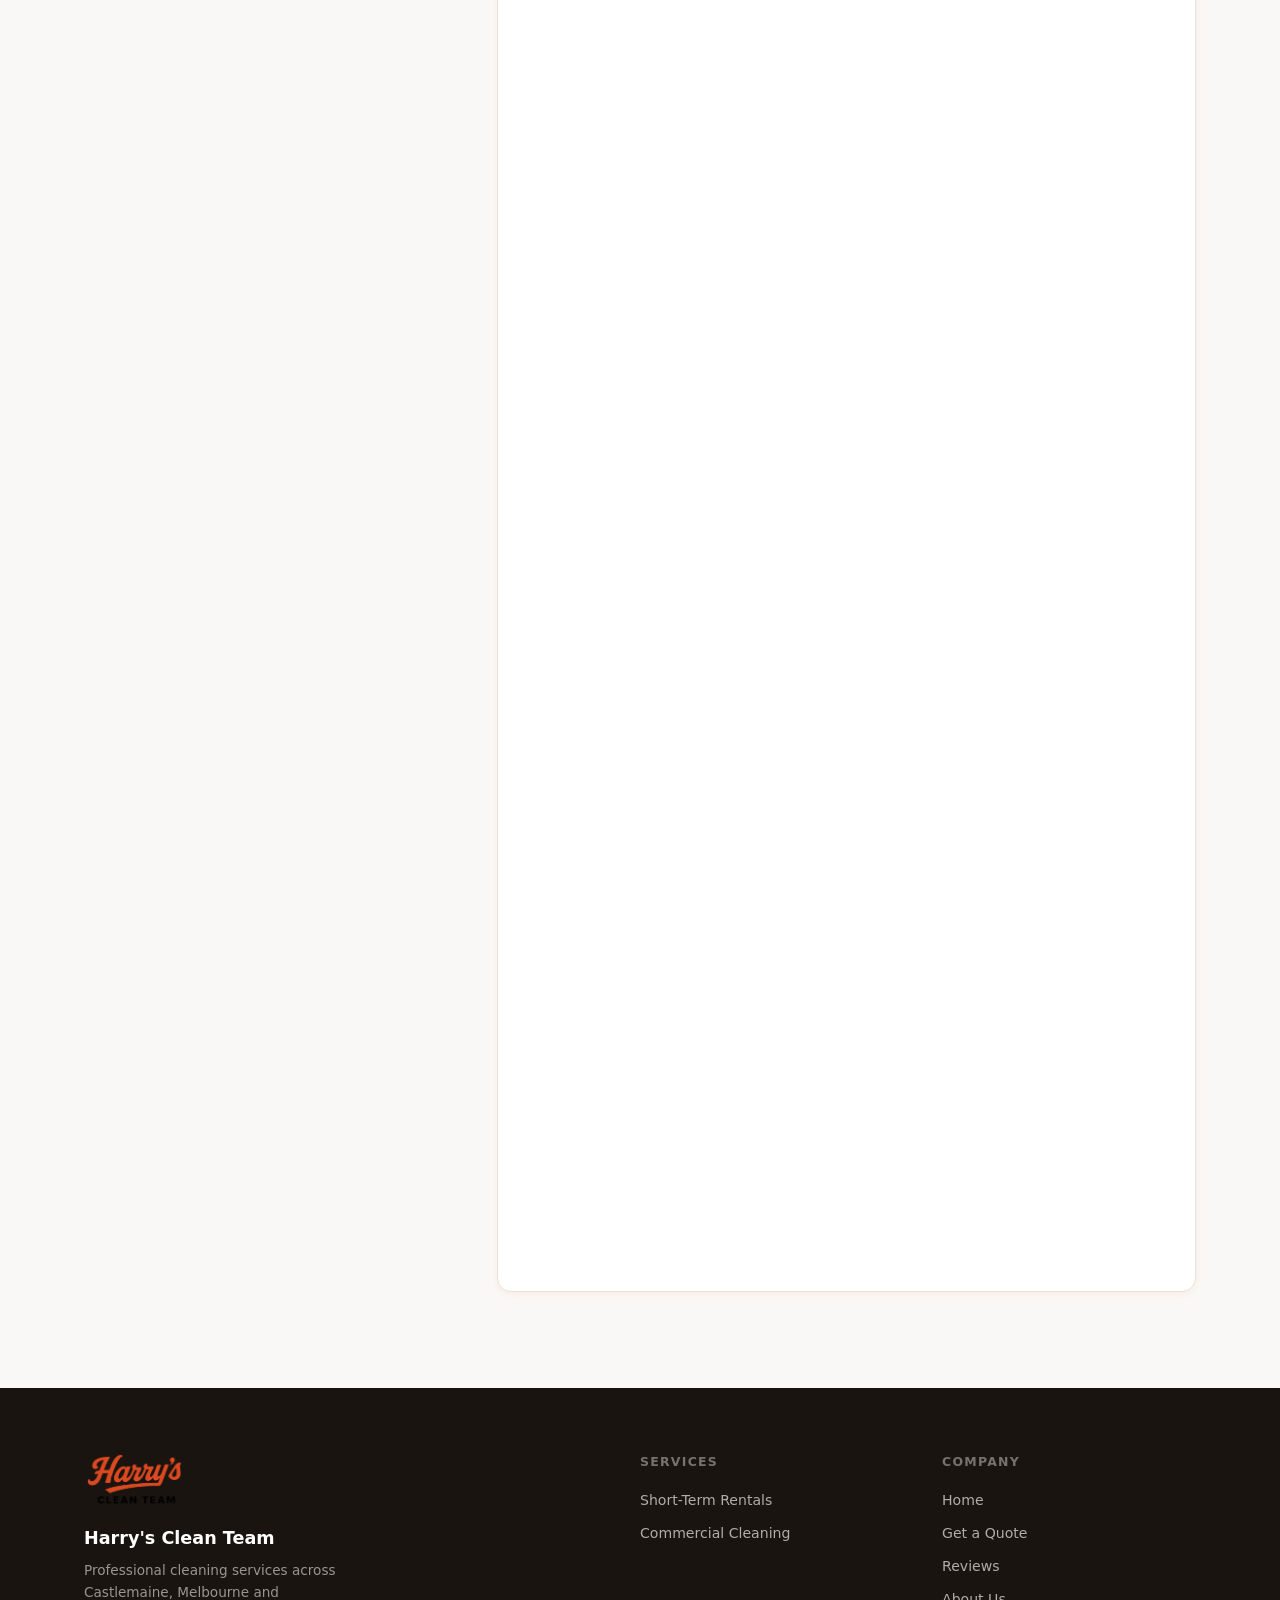
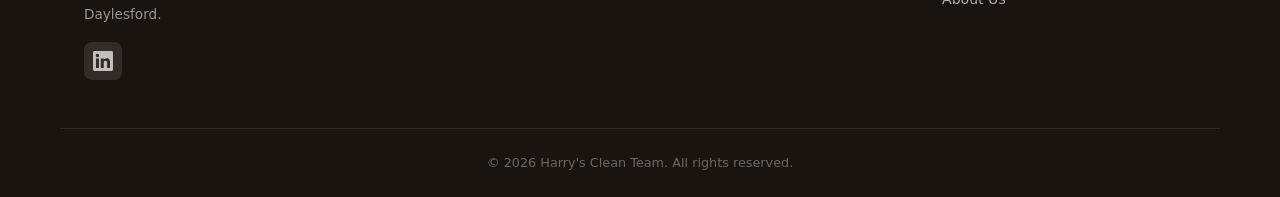
<file: HCTwebsite/get-a-quote.html>
<!DOCTYPE html>
<html lang="en">
<head>
  <meta charset="UTF-8" />
  <meta name="viewport" content="width=device-width, initial-scale=1.0" />
  <title>Get a Quote — Harry's Clean Team</title>
  <link rel="stylesheet" href="style.css" />
  <style>
    .quote-hero {
      background: linear-gradient(135deg, #0d3a6e 0%, #1a6fb5 50%, #0da89e 100%);
      padding: 7rem 0 4rem;
      text-align: center;
    }

    .quote-hero__eyebrow {
      display: inline-flex;
      align-items: center;
      background: rgba(255,255,255,.15);
      color: var(--white);
      font-size: .8rem;
      font-weight: 700;
      letter-spacing: .1em;
      text-transform: uppercase;
      padding: .35rem 1rem;
      border-radius: 50px;
      margin-bottom: 1.2rem;
      border: 1px solid rgba(255,255,255,.25);
    }

    .quote-hero h1 {
      font-size: clamp(2rem, 4vw, 3rem);
      font-weight: 900;
      color: var(--white);
      line-height: 1.15;
      margin-bottom: 1rem;
    }

    .quote-hero h1 span { color: var(--accent); }

    .quote-hero p {
      font-size: 1.05rem;
      color: rgba(255,255,255,.82);
      max-width: 520px;
      margin: 0 auto;
    }

    /* Contact strip */
    .quote-contact-strip {
      background: var(--blue-light);
      border-bottom: 1px solid var(--border);
      padding: 1.2rem 0;
    }

    .quote-contact-strip__inner {
      display: flex;
      align-items: center;
      justify-content: center;
      gap: 2.5rem;
      flex-wrap: wrap;
    }

    .quote-contact-strip a,
    .quote-contact-strip span {
      display: flex;
      align-items: center;
      gap: .5rem;
      font-size: .9rem;
      font-weight: 600;
      color: var(--text);
      transition: color var(--transition);
    }

    .quote-contact-strip a:hover { color: var(--blue); }

    /* Form section */
    .quote-form-section {
      padding: 4rem 0 6rem;
      background: var(--surface);
    }

    .quote-form-section__inner {
      display: grid;
      grid-template-columns: 1fr 2fr;
      gap: 4rem;
      align-items: flex-start;
    }

    .quote-sidebar {
      position: sticky;
      top: 88px;
    }

    .quote-sidebar__heading {
      font-size: 1.1rem;
      font-weight: 800;
      color: var(--text);
      margin-bottom: 1.2rem;
    }

    .quote-sidebar__items {
      display: flex;
      flex-direction: column;
      gap: 1.1rem;
      margin-bottom: 2rem;
    }

    .quote-sidebar__item {
      display: flex;
      gap: .85rem;
      align-items: flex-start;
    }

    .quote-sidebar__icon {
      font-size: 1.4rem;
      flex-shrink: 0;
      margin-top: .1rem;
    }

    .quote-sidebar__item h4 {
      font-size: .9rem;
      font-weight: 800;
      color: var(--text);
      margin-bottom: .2rem;
    }

    .quote-sidebar__item p {
      font-size: .82rem;
      color: var(--muted);
      line-height: 1.5;
    }

    .quote-sidebar__divider {
      height: 1px;
      background: var(--border);
      margin: 1.5rem 0;
    }

    .quote-sidebar__contact h4 {
      font-size: .82rem;
      font-weight: 700;
      letter-spacing: .08em;
      text-transform: uppercase;
      color: var(--muted);
      margin-bottom: .9rem;
    }

    .quote-sidebar__contact-link {
      display: flex;
      align-items: center;
      gap: .6rem;
      font-size: .88rem;
      font-weight: 600;
      color: var(--text);
      margin-bottom: .65rem;
      transition: color var(--transition);
    }

    .quote-sidebar__contact-link:hover { color: var(--blue); }

    .quote-frame-wrap {
      background: var(--white);
      border: 1px solid var(--border);
      border-radius: var(--radius);
      padding: 2rem;
      box-shadow: var(--shadow-sm);
      overflow: hidden;
    }

    .quote-frame-wrap h2 {
      font-size: 1.2rem;
      font-weight: 800;
      color: var(--text);
      margin-bottom: .4rem;
    }

    .quote-frame-wrap > p {
      font-size: .88rem;
      color: var(--muted);
      margin-bottom: 1.5rem;
    }

    .quote-frame-wrap iframe {
      display: block;
      width: 100%;
      max-width: 640px;
      border: none;
    }

    /* Responsive */
    @media (max-width: 960px) {
      .quote-form-section__inner {
        grid-template-columns: 1fr;
        gap: 2.5rem;
      }

      .quote-sidebar {
        position: static;
        display: grid;
        grid-template-columns: 1fr 1fr;
        gap: 1.5rem;
      }

      .quote-sidebar__heading,
      .quote-sidebar__divider,
      .quote-sidebar__contact {
        grid-column: 1 / -1;
      }

      .quote-sidebar__items {
        display: contents;
      }
    }

    @media (max-width: 600px) {
      .quote-contact-strip__inner { gap: 1.2rem; flex-direction: column; align-items: flex-start; }
      .quote-sidebar { display: block; }
      .quote-frame-wrap { padding: 1.2rem; }
    }
  </style>
</head>
<body>

  <!-- NAV -->
  <header class="nav" id="nav">
    <div class="nav__inner container">
      <a href="index.html" class="nav__logo">
        <img src="Logo.png" alt="Harry's Clean Team" class="nav__logo-img" />
      </a>
      <nav class="nav__links">
        <a href="index.html">Home</a>
        <a href="short-term-rentals.html">Short-Term Rentals</a>
        <a href="commercial-cleaning.html">Commercial</a>
        <a href="#quote-form" class="btn btn--nav">Get a Quote</a>
      </nav>
      <button class="nav__burger" id="burger" aria-label="Toggle menu">
        <span></span><span></span><span></span>
      </button>
    </div>
    <div class="nav__mobile" id="mobileMenu">
      <a href="index.html">Home</a>
      <a href="short-term-rentals.html">Short-Term Rentals</a>
      <a href="commercial-cleaning.html">Commercial</a>
      <a href="#quote-form">Get a Quote</a>
    </div>
  </header>

  <!-- HERO -->
  <section class="quote-hero">
    <div class="container">
      <p class="quote-hero__eyebrow">Free &amp; No Obligation</p>
      <h1>Get a Quote from<br><span>Harry's Clean Team</span></h1>
      <p>Fill in the form below and we'll get back to you within 24 hours with a tailored quote for your property or business.</p>
    </div>
  </section>

  <!-- CONTACT STRIP -->
  <div class="quote-contact-strip">
    <div class="container">
      <div class="quote-contact-strip__inner">
        <a href="tel:+611300643229">
          <span>📞</span> Prefer to call? 1300 643 229
        </a>
        <a href="mailto:hello@harryscleanteam.com.au">
          <span>✉️</span> hello@harryscleanteam.com.au
        </a>
        <span>
          <span>📍</span> Castlemaine, Melbourne &amp; Daylesford
        </span>
      </div>
    </div>
  </div>

  <!-- FORM + SIDEBAR -->
  <section class="quote-form-section" id="quote-form">
    <div class="container">
      <div class="quote-form-section__inner">

        <!-- Sidebar -->
        <aside class="quote-sidebar">
          <h3 class="quote-sidebar__heading">What happens next?</h3>
          <div class="quote-sidebar__items">
            <div class="quote-sidebar__item">
              <div class="quote-sidebar__icon">📋</div>
              <div>
                <h4>We review your details</h4>
                <p>We'll read through your requirements and assess the scope of work for your property or business.</p>
              </div>
            </div>
            <div class="quote-sidebar__item">
              <div class="quote-sidebar__icon">📞</div>
              <div>
                <h4>We get in touch</h4>
                <p>Within 24 hours, Harry or a team member will contact you to discuss your needs and confirm details.</p>
              </div>
            </div>
            <div class="quote-sidebar__item">
              <div class="quote-sidebar__icon">💰</div>
              <div>
                <h4>You receive your quote</h4>
                <p>A clear, no-obligation quote tailored to your exact requirements — no hidden fees, no surprises.</p>
              </div>
            </div>
            <div class="quote-sidebar__item">
              <div class="quote-sidebar__icon">✅</div>
              <div>
                <h4>Book when you're ready</h4>
                <p>Accept when it suits you. No lock-in contracts — just reliable cleaning on your terms.</p>
              </div>
            </div>
          </div>

          <div class="quote-sidebar__divider"></div>

          <div class="quote-sidebar__contact">
            <h4>Or contact us directly</h4>
            <a href="tel:+611300643229" class="quote-sidebar__contact-link">
              <span>📞</span> 1300 643 229
            </a>
            <a href="mailto:hello@harryscleanteam.com.au" class="quote-sidebar__contact-link">
              <span>✉️</span> hello@harryscleanteam.com.au
            </a>
          </div>
        </aside>

        <!-- Form -->
        <div class="quote-frame-wrap">
          <h2>Request a Free Quote</h2>
          <p>Tell us about your space and what you need — the more detail, the better.</p>
          <iframe
            src="https://docs.google.com/forms/d/e/1FAIpQLSebR6tYarEgl5URQI68rNRrfZVX4olafxBMWulwwG8weWzrVQ/viewform?embedded=true"
            width="640"
            height="2220"
            frameborder="0"
            marginheight="0"
            marginwidth="0"
            title="Harry's Clean Team — Get a Quote"
          >Loading…</iframe>
        </div>

      </div>
    </div>
  </section>

  <!-- FOOTER -->
  <footer class="footer">
    <div class="container footer__inner">
      <div class="footer__brand">
        <img src="Logo.png" alt="Harry's Clean Team" class="footer__logo-img" />
        <strong>Harry's Clean Team</strong>
        <p>Professional cleaning services across Castlemaine, Melbourne and Daylesford.</p>
        <div class="footer__social">
          <a href="https://www.linkedin.com/company/harrys-clean-team/" target="_blank" rel="noopener noreferrer" class="footer__social-link" aria-label="Harry's Clean Team on LinkedIn">
            <svg xmlns="http://www.w3.org/2000/svg" width="20" height="20" viewBox="0 0 24 24" fill="currentColor" aria-hidden="true">
              <path d="M20.447 20.452h-3.554v-5.569c0-1.328-.027-3.037-1.852-3.037-1.853 0-2.136 1.445-2.136 2.939v5.667H9.351V9h3.414v1.561h.046c.477-.9 1.637-1.85 3.37-1.85 3.601 0 4.267 2.37 4.267 5.455v6.286zM5.337 7.433a2.062 2.062 0 0 1-2.063-2.065 2.064 2.064 0 1 1 2.063 2.065zm1.782 13.019H3.555V9h3.564v11.452zM22.225 0H1.771C.792 0 0 .774 0 1.729v20.542C0 23.227.792 24 1.771 24h20.451C23.2 24 24 23.227 24 22.271V1.729C24 .774 23.2 0 22.222 0h.003z"/>
            </svg>
          </a>
        </div>
      </div>
      <div class="footer__links">
        <h5>Services</h5>
        <a href="short-term-rentals.html">Short-Term Rentals</a>
        <a href="commercial-cleaning.html">Commercial Cleaning</a>
      </div>
      <div class="footer__links">
        <h5>Company</h5>
        <a href="index.html">Home</a>
        <a href="get-a-quote.html">Get a Quote</a>
        <a href="index.html#testimonials">Reviews</a>
        <a href="index.html#why-us">About Us</a>
      </div>
    </div>
    <div class="footer__bottom container">
      <p>&copy; 2026 Harry's Clean Team. All rights reserved.</p>
    </div>
  </footer>

  <script src="script.js"></script>
</body>
</html>
</file>
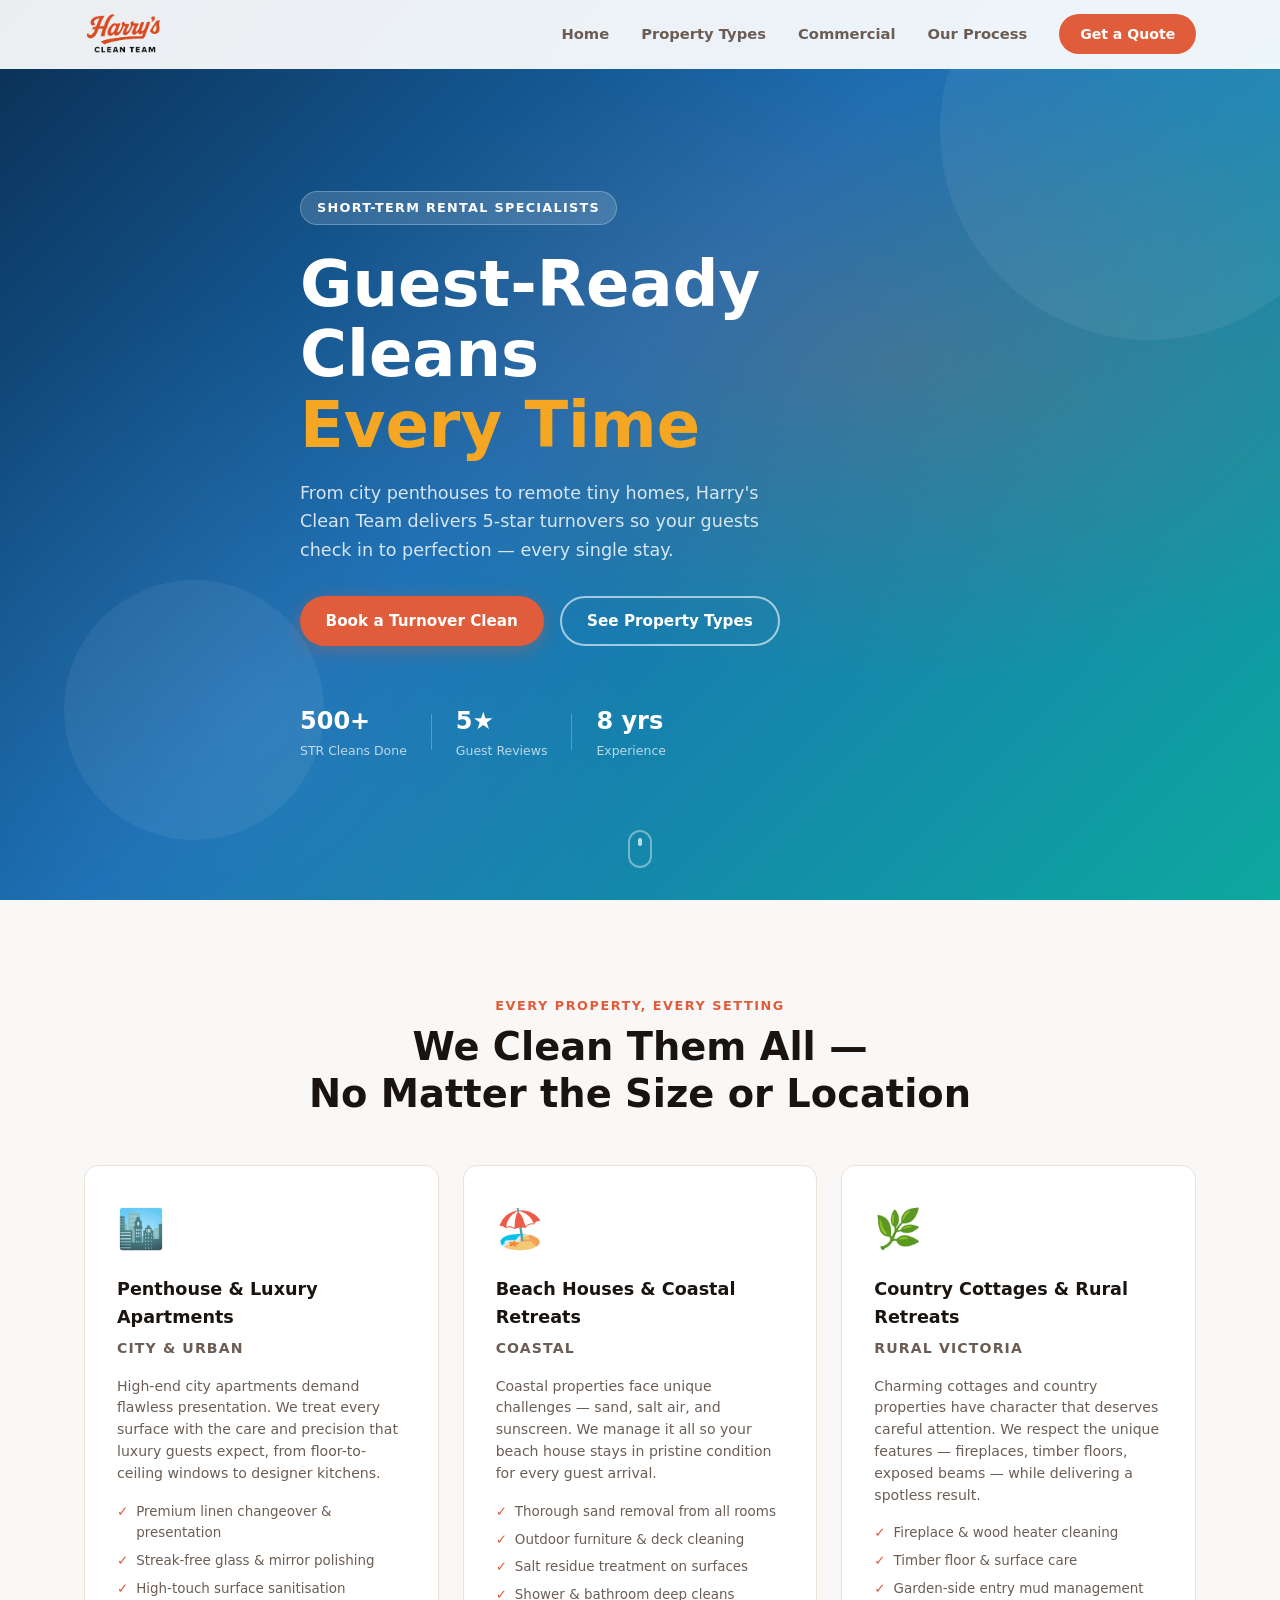
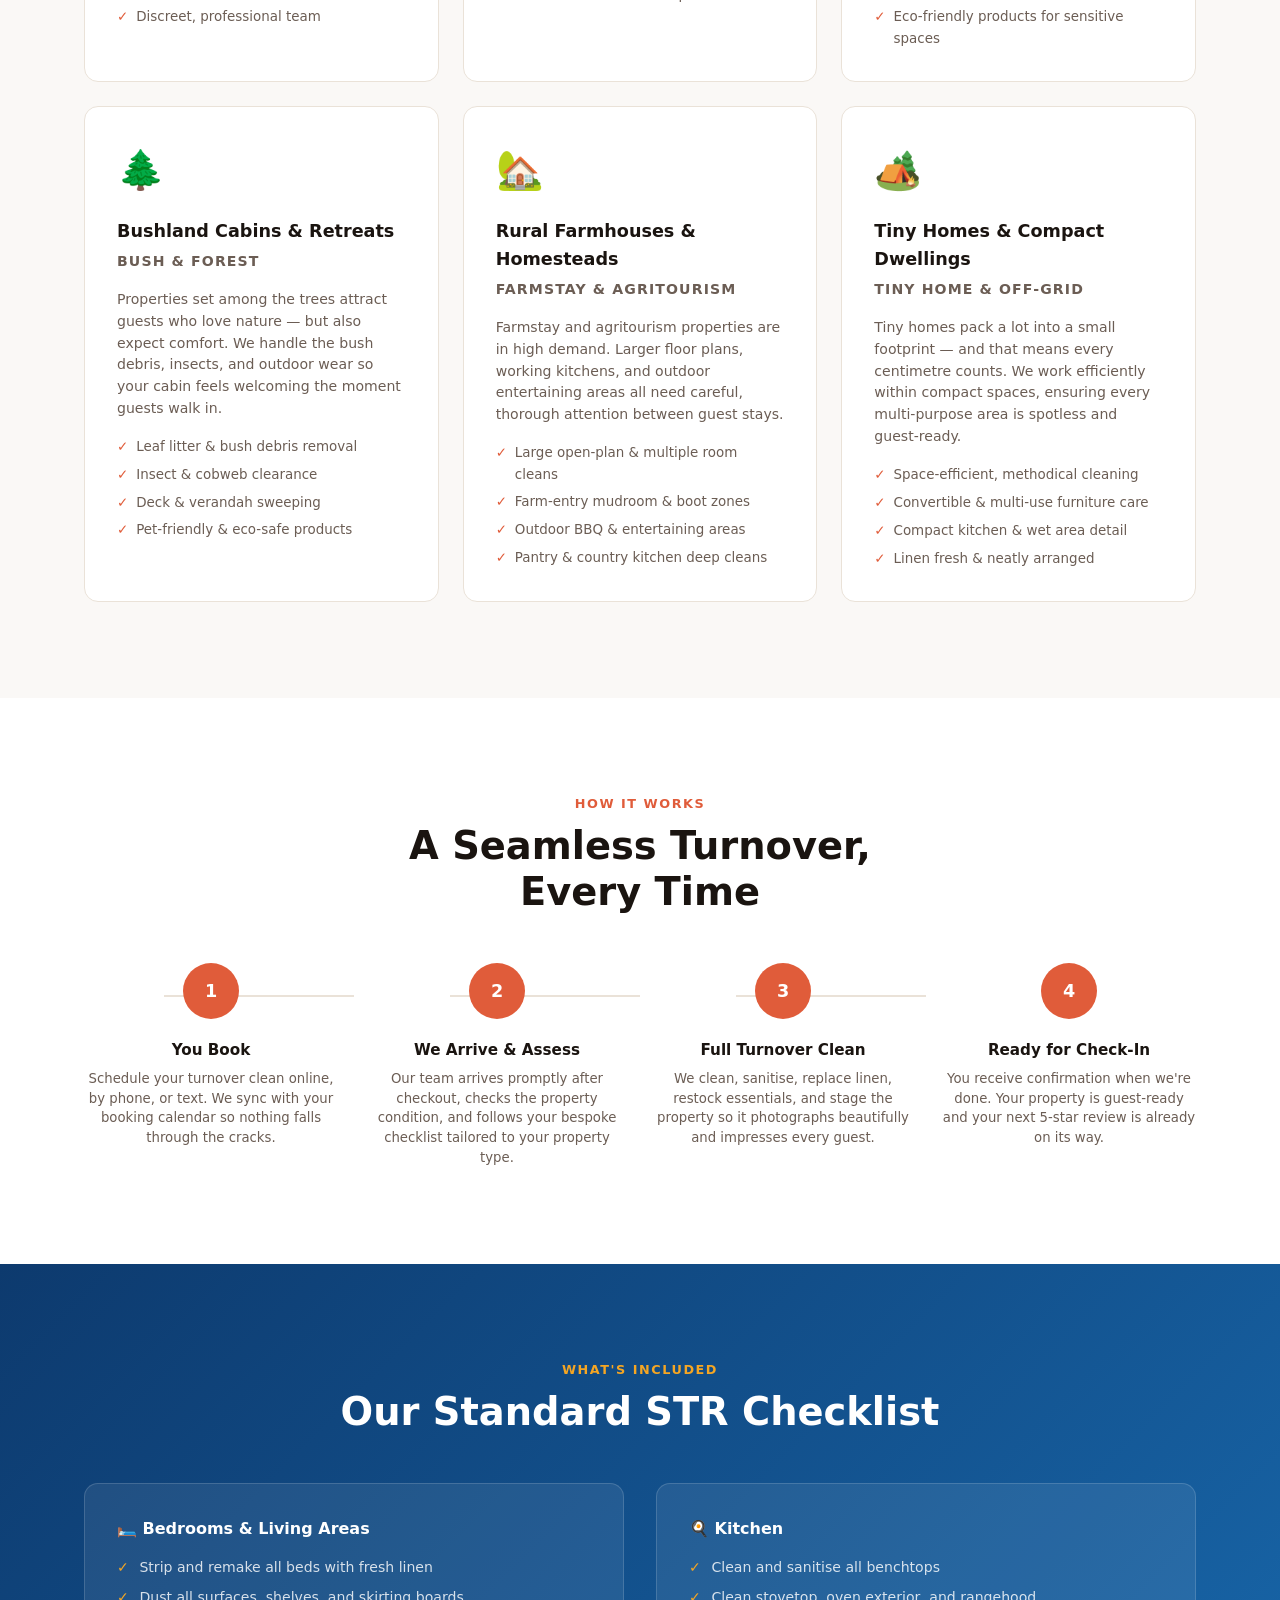
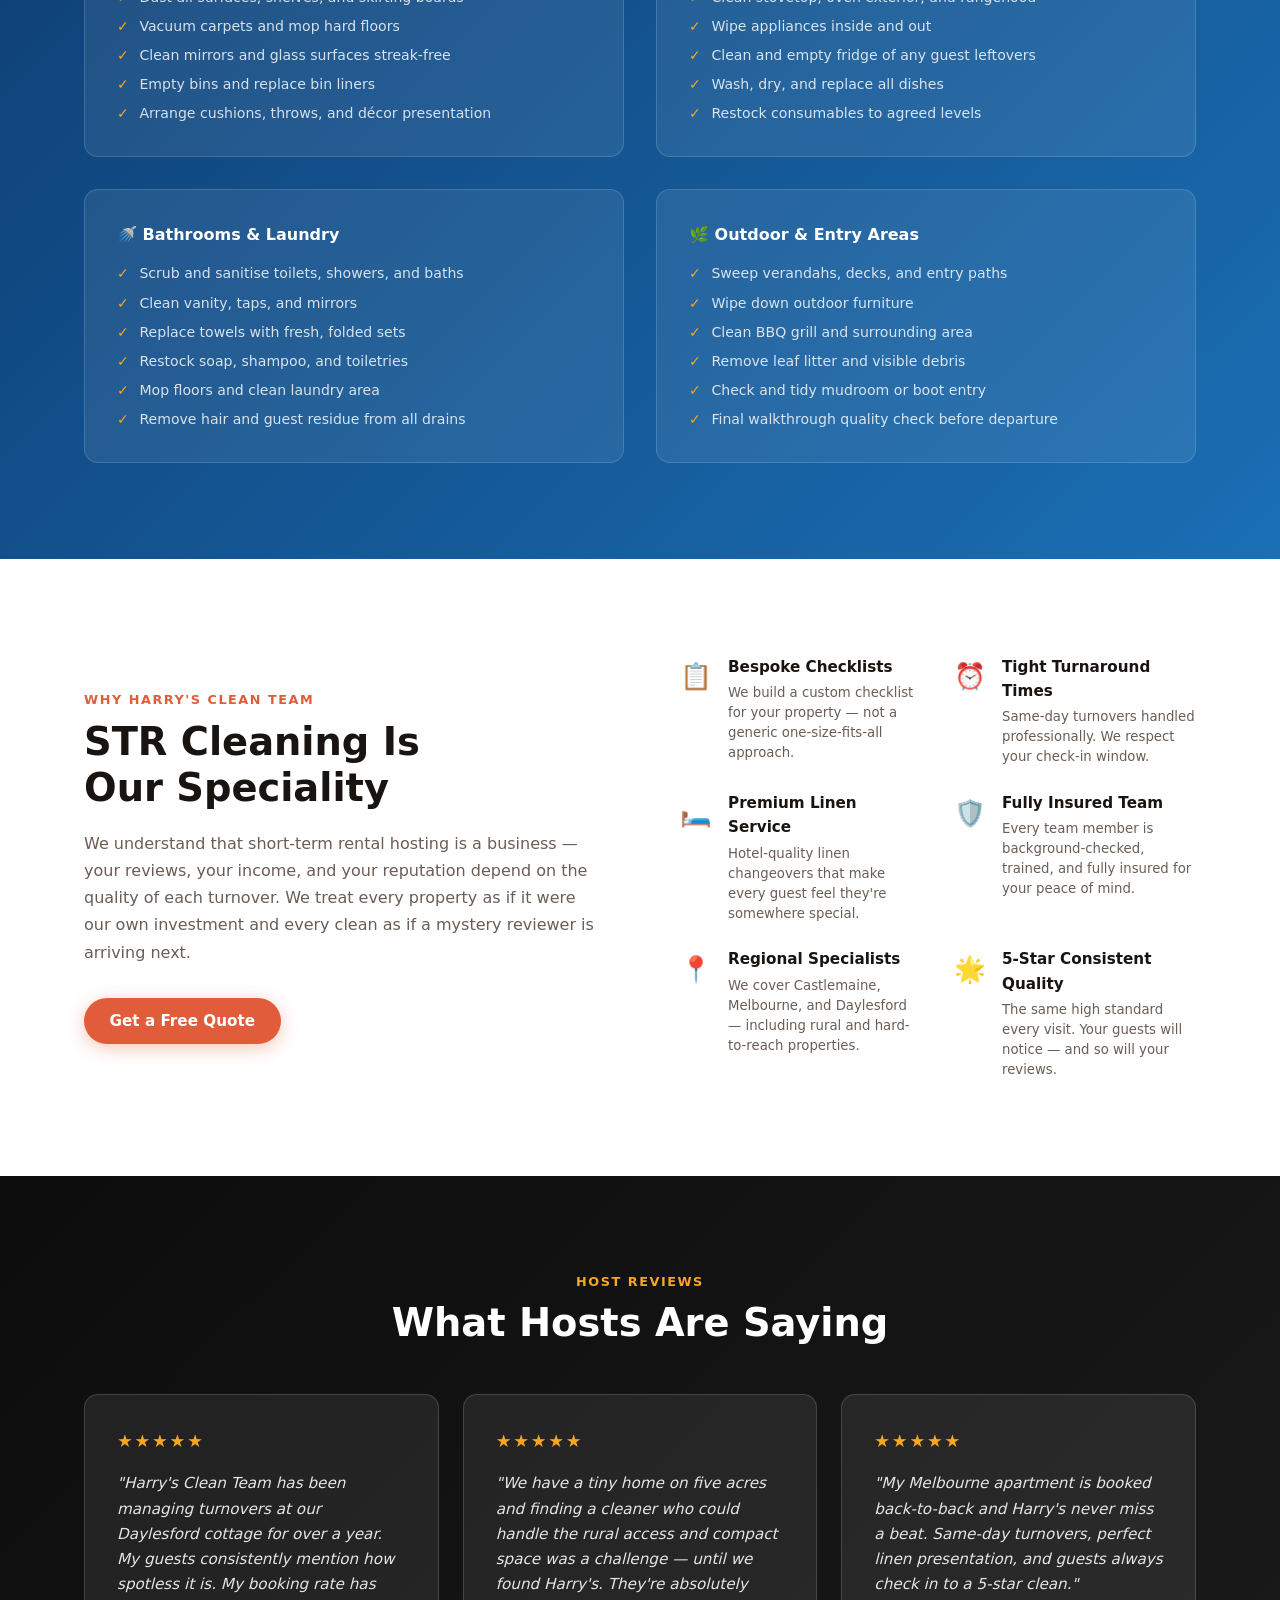
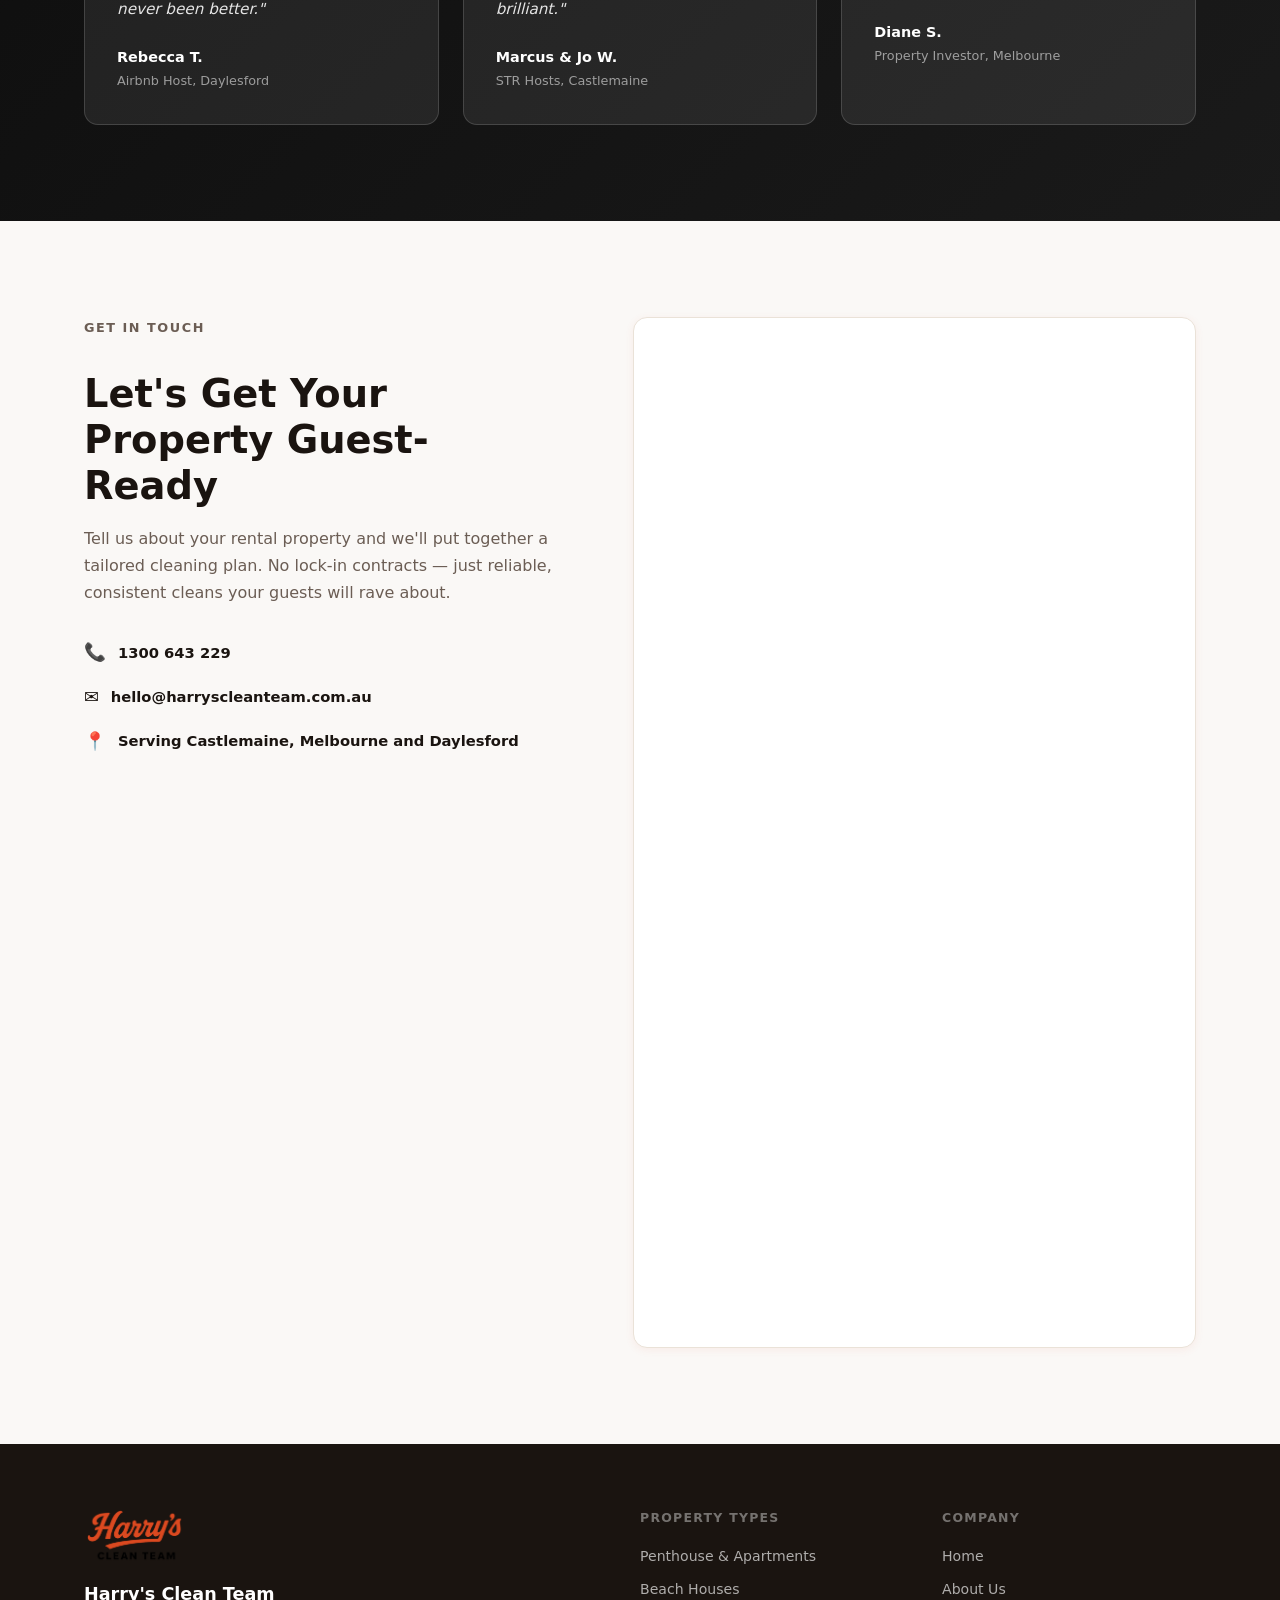
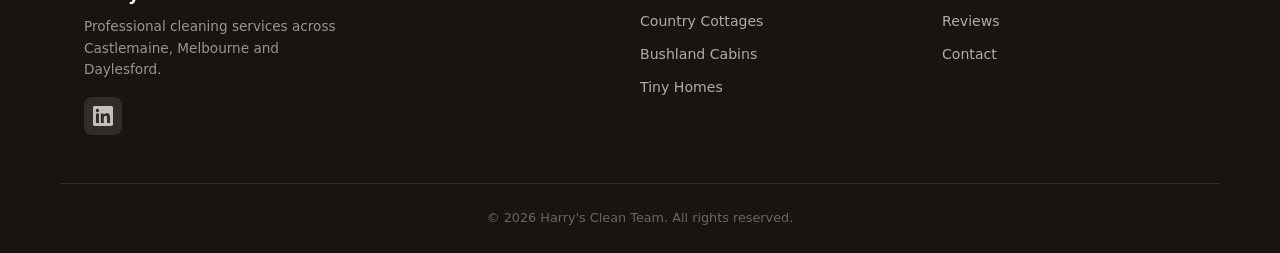
<file: HCTwebsite/short-term-rentals.html>
<!DOCTYPE html>
<html lang="en">
<head>
  <meta charset="UTF-8" />
  <meta name="viewport" content="width=device-width, initial-scale=1.0" />
  <title>Short-Term Rental Cleaning — Harry's Clean Team</title>
  <link rel="stylesheet" href="style.css" />
  <style>
    /* ---- Page-specific overrides ---- */

    /* Property type cards */
    .property-types {
      padding: 6rem 0;
      background: var(--surface);
    }

    .property-types__grid {
      display: grid;
      grid-template-columns: repeat(3, 1fr);
      gap: 1.5rem;
    }

    .property-card {
      background: var(--white);
      border: 1px solid var(--border);
      border-radius: var(--radius);
      padding: 2rem;
      position: relative;
      overflow: hidden;
      transition: transform var(--transition), box-shadow var(--transition), border-color var(--transition);
    }

    .property-card:hover {
      transform: translateY(-6px);
      box-shadow: var(--shadow-md);
      border-color: var(--blue);
    }

    .property-card__icon {
      font-size: 2.4rem;
      margin-bottom: 1rem;
    }

    .property-card h3 {
      font-size: 1.1rem;
      font-weight: 800;
      color: var(--text);
      margin-bottom: .4rem;
    }

    .property-card__subtitle {
      font-size: .8rem;
      font-weight: 700;
      text-transform: uppercase;
      letter-spacing: .08em;
      color: var(--teal);
      margin-bottom: .75rem;
    }

    .property-card p {
      font-size: .88rem;
      color: var(--muted);
      line-height: 1.55;
      margin-bottom: 1rem;
    }

    .property-card ul {
      display: flex;
      flex-direction: column;
      gap: .4rem;
    }

    .property-card ul li {
      font-size: .84rem;
      color: var(--muted);
      padding-left: 1.2rem;
      position: relative;
    }

    .property-card ul li::before {
      content: '✓';
      position: absolute;
      left: 0;
      color: var(--teal);
      font-weight: 700;
    }

    /* STR Process section */
    .str-process {
      padding: 6rem 0;
      background: var(--white);
    }

    .str-process__steps {
      display: grid;
      grid-template-columns: repeat(4, 1fr);
      gap: 2rem;
      counter-reset: steps;
    }

    .process-step {
      text-align: center;
      position: relative;
    }

    .process-step::after {
      content: '';
      position: absolute;
      top: 2rem;
      right: -1rem;
      width: calc(100% - 4rem);
      height: 2px;
      background: var(--border);
      z-index: 0;
    }

    .process-step:last-child::after { display: none; }

    .process-step__num {
      width: 56px; height: 56px;
      border-radius: 50%;
      background: linear-gradient(135deg, var(--blue) 0%, var(--teal) 100%);
      color: var(--white);
      font-size: 1.1rem;
      font-weight: 900;
      display: flex;
      align-items: center;
      justify-content: center;
      margin: 0 auto 1.2rem;
      position: relative;
      z-index: 1;
    }

    .process-step h4 {
      font-size: .95rem;
      font-weight: 800;
      color: var(--text);
      margin-bottom: .4rem;
    }

    .process-step p {
      font-size: .83rem;
      color: var(--muted);
      line-height: 1.5;
    }

    /* STR hero variant */
    .hero--str {
      background: linear-gradient(135deg, #0a2e52 0%, #1a6fb5 45%, #0da89e 100%);
    }

    /* Checklist section */
    .str-checklist {
      padding: 6rem 0;
      background: linear-gradient(135deg, #0d3a6e 0%, #1a6fb5 100%);
    }

    .str-checklist .section-eyebrow { color: var(--accent); }
    .str-checklist .section-title   { color: var(--white); }

    .checklist__grid {
      display: grid;
      grid-template-columns: repeat(2, 1fr);
      gap: 2rem;
    }

    .checklist-block {
      background: rgba(255,255,255,.08);
      border: 1px solid rgba(255,255,255,.15);
      border-radius: var(--radius);
      padding: 2rem;
    }

    .checklist-block h4 {
      font-size: 1rem;
      font-weight: 800;
      color: var(--white);
      margin-bottom: 1rem;
    }

    .checklist-block ul {
      display: flex;
      flex-direction: column;
      gap: .55rem;
    }

    .checklist-block ul li {
      font-size: .88rem;
      color: rgba(255,255,255,.82);
      padding-left: 1.4rem;
      position: relative;
      line-height: 1.45;
    }

    .checklist-block ul li::before {
      content: '✓';
      position: absolute;
      left: 0;
      color: var(--accent);
      font-weight: 700;
    }

    /* Responsive */
    @media (max-width: 960px) {
      .property-types__grid { grid-template-columns: repeat(2, 1fr); }
      .str-process__steps   { grid-template-columns: repeat(2, 1fr); }
      .str-process__steps .process-step::after { display: none; }
      .checklist__grid      { grid-template-columns: 1fr; }
    }

    @media (max-width: 700px) {
      .property-types__grid { grid-template-columns: 1fr; }
      .str-process__steps   { grid-template-columns: 1fr; }
    }
  </style>
</head>
<body>

  <!-- NAV -->
  <header class="nav" id="nav">
    <div class="nav__inner container">
      <a href="index.html" class="nav__logo">
        <img src="Logo.png" alt="Harry's Clean Team" class="nav__logo-img" />
      </a>
      <nav class="nav__links">
        <a href="index.html">Home</a>
        <a href="#property-types">Property Types</a>
        <a href="commercial-cleaning.html">Commercial</a>
        <a href="#str-process">Our Process</a>
        <a href="get-a-quote.html" class="btn btn--nav">Get a Quote</a>
      </nav>
      <button class="nav__burger" id="burger" aria-label="Toggle menu">
        <span></span><span></span><span></span>
      </button>
    </div>
    <div class="nav__mobile" id="mobileMenu">
      <a href="index.html">Home</a>
      <a href="#property-types">Property Types</a>
      <a href="commercial-cleaning.html">Commercial</a>
      <a href="#str-process">Our Process</a>
      <a href="#contact">Get a Quote</a>
    </div>
  </header>

  <!-- HERO -->
  <section class="hero hero--str" id="hero">
    <div class="hero__bg"></div>
    <div class="hero__content container">
      <p class="hero__eyebrow">Short-Term Rental Specialists</p>
      <h1 class="hero__title">Guest-Ready Cleans<br><span>Every Time</span></h1>
      <p class="hero__subtitle">From city penthouses to remote tiny homes, Harry's Clean Team delivers 5-star turnovers so your guests check in to perfection — every single stay.</p>
      <div class="hero__actions">
        <a href="#contact" class="btn btn--primary">Book a Turnover Clean</a>
        <a href="#property-types" class="btn btn--ghost">See Property Types</a>
      </div>
      <div class="hero__stats">
        <div class="hero__stat">
          <strong>500+</strong>
          <span>STR Cleans Done</span>
        </div>
        <div class="hero__stat-divider"></div>
        <div class="hero__stat">
          <strong>5★</strong>
          <span>Guest Reviews</span>
        </div>
        <div class="hero__stat-divider"></div>
        <div class="hero__stat">
          <strong>8 yrs</strong>
          <span>Experience</span>
        </div>
      </div>
    </div>
    <div class="hero__scroll-hint" aria-hidden="true">
      <span></span>
    </div>
  </section>

  <!-- PROPERTY TYPES -->
  <section class="property-types" id="property-types">
    <div class="container">
      <div class="section-header">
        <p class="section-eyebrow">Every Property, Every Setting</p>
        <h2 class="section-title">We Clean Them All —<br>No Matter the Size or Location</h2>
      </div>
      <div class="property-types__grid">

        <article class="property-card">
          <div class="property-card__icon">🏙️</div>
          <h3>Penthouse &amp; Luxury Apartments</h3>
          <p class="property-card__subtitle">City &amp; Urban</p>
          <p>High-end city apartments demand flawless presentation. We treat every surface with the care and precision that luxury guests expect, from floor-to-ceiling windows to designer kitchens.</p>
          <ul>
            <li>Premium linen changeover &amp; presentation</li>
            <li>Streak-free glass &amp; mirror polishing</li>
            <li>High-touch surface sanitisation</li>
            <li>Discreet, professional team</li>
          </ul>
        </article>

        <article class="property-card">
          <div class="property-card__icon">🏖️</div>
          <h3>Beach Houses &amp; Coastal Retreats</h3>
          <p class="property-card__subtitle">Coastal</p>
          <p>Coastal properties face unique challenges — sand, salt air, and sunscreen. We manage it all so your beach house stays in pristine condition for every guest arrival.</p>
          <ul>
            <li>Thorough sand removal from all rooms</li>
            <li>Outdoor furniture &amp; deck cleaning</li>
            <li>Salt residue treatment on surfaces</li>
            <li>Shower &amp; bathroom deep cleans</li>
          </ul>
        </article>

        <article class="property-card">
          <div class="property-card__icon">🌿</div>
          <h3>Country Cottages &amp; Rural Retreats</h3>
          <p class="property-card__subtitle">Rural Victoria</p>
          <p>Charming cottages and country properties have character that deserves careful attention. We respect the unique features — fireplaces, timber floors, exposed beams — while delivering a spotless result.</p>
          <ul>
            <li>Fireplace &amp; wood heater cleaning</li>
            <li>Timber floor &amp; surface care</li>
            <li>Garden-side entry mud management</li>
            <li>Eco-friendly products for sensitive spaces</li>
          </ul>
        </article>

        <article class="property-card">
          <div class="property-card__icon">🌲</div>
          <h3>Bushland Cabins &amp; Retreats</h3>
          <p class="property-card__subtitle">Bush &amp; Forest</p>
          <p>Properties set among the trees attract guests who love nature — but also expect comfort. We handle the bush debris, insects, and outdoor wear so your cabin feels welcoming the moment guests walk in.</p>
          <ul>
            <li>Leaf litter &amp; bush debris removal</li>
            <li>Insect &amp; cobweb clearance</li>
            <li>Deck &amp; verandah sweeping</li>
            <li>Pet-friendly &amp; eco-safe products</li>
          </ul>
        </article>

        <article class="property-card">
          <div class="property-card__icon">🏡</div>
          <h3>Rural Farmhouses &amp; Homesteads</h3>
          <p class="property-card__subtitle">Farmstay &amp; Agritourism</p>
          <p>Farmstay and agritourism properties are in high demand. Larger floor plans, working kitchens, and outdoor entertaining areas all need careful, thorough attention between guest stays.</p>
          <ul>
            <li>Large open-plan &amp; multiple room cleans</li>
            <li>Farm-entry mudroom &amp; boot zones</li>
            <li>Outdoor BBQ &amp; entertaining areas</li>
            <li>Pantry &amp; country kitchen deep cleans</li>
          </ul>
        </article>

        <article class="property-card">
          <div class="property-card__icon">🏕️</div>
          <h3>Tiny Homes &amp; Compact Dwellings</h3>
          <p class="property-card__subtitle">Tiny Home &amp; Off-Grid</p>
          <p>Tiny homes pack a lot into a small footprint — and that means every centimetre counts. We work efficiently within compact spaces, ensuring every multi-purpose area is spotless and guest-ready.</p>
          <ul>
            <li>Space-efficient, methodical cleaning</li>
            <li>Convertible &amp; multi-use furniture care</li>
            <li>Compact kitchen &amp; wet area detail</li>
            <li>Linen fresh &amp; neatly arranged</li>
          </ul>
        </article>

      </div>
    </div>
  </section>

  <!-- OUR PROCESS -->
  <section class="str-process" id="str-process">
    <div class="container">
      <div class="section-header">
        <p class="section-eyebrow">How It Works</p>
        <h2 class="section-title">A Seamless Turnover,<br>Every Time</h2>
      </div>
      <div class="str-process__steps">
        <div class="process-step">
          <div class="process-step__num">1</div>
          <h4>You Book</h4>
          <p>Schedule your turnover clean online, by phone, or text. We sync with your booking calendar so nothing falls through the cracks.</p>
        </div>
        <div class="process-step">
          <div class="process-step__num">2</div>
          <h4>We Arrive &amp; Assess</h4>
          <p>Our team arrives promptly after checkout, checks the property condition, and follows your bespoke checklist tailored to your property type.</p>
        </div>
        <div class="process-step">
          <div class="process-step__num">3</div>
          <h4>Full Turnover Clean</h4>
          <p>We clean, sanitise, replace linen, restock essentials, and stage the property so it photographs beautifully and impresses every guest.</p>
        </div>
        <div class="process-step">
          <div class="process-step__num">4</div>
          <h4>Ready for Check-In</h4>
          <p>You receive confirmation when we're done. Your property is guest-ready and your next 5-star review is already on its way.</p>
        </div>
      </div>
    </div>
  </section>

  <!-- CHECKLIST -->
  <section class="str-checklist" id="checklist">
    <div class="container">
      <div class="section-header">
        <p class="section-eyebrow">What's Included</p>
        <h2 class="section-title">Our Standard STR Checklist</h2>
      </div>
      <div class="checklist__grid">
        <div class="checklist-block">
          <h4>🛏️ Bedrooms &amp; Living Areas</h4>
          <ul>
            <li>Strip and remake all beds with fresh linen</li>
            <li>Dust all surfaces, shelves, and skirting boards</li>
            <li>Vacuum carpets and mop hard floors</li>
            <li>Clean mirrors and glass surfaces streak-free</li>
            <li>Empty bins and replace bin liners</li>
            <li>Arrange cushions, throws, and décor presentation</li>
          </ul>
        </div>
        <div class="checklist-block">
          <h4>🍳 Kitchen</h4>
          <ul>
            <li>Clean and sanitise all benchtops</li>
            <li>Clean stovetop, oven exterior, and rangehood</li>
            <li>Wipe appliances inside and out</li>
            <li>Clean and empty fridge of any guest leftovers</li>
            <li>Wash, dry, and replace all dishes</li>
            <li>Restock consumables to agreed levels</li>
          </ul>
        </div>
        <div class="checklist-block">
          <h4>🚿 Bathrooms &amp; Laundry</h4>
          <ul>
            <li>Scrub and sanitise toilets, showers, and baths</li>
            <li>Clean vanity, taps, and mirrors</li>
            <li>Replace towels with fresh, folded sets</li>
            <li>Restock soap, shampoo, and toiletries</li>
            <li>Mop floors and clean laundry area</li>
            <li>Remove hair and guest residue from all drains</li>
          </ul>
        </div>
        <div class="checklist-block">
          <h4>🌿 Outdoor &amp; Entry Areas</h4>
          <ul>
            <li>Sweep verandahs, decks, and entry paths</li>
            <li>Wipe down outdoor furniture</li>
            <li>Clean BBQ grill and surrounding area</li>
            <li>Remove leaf litter and visible debris</li>
            <li>Check and tidy mudroom or boot entry</li>
            <li>Final walkthrough quality check before departure</li>
          </ul>
        </div>
      </div>
    </div>
  </section>

  <!-- WHY US -->
  <section class="why-us" id="why-us">
    <div class="container">
      <div class="why-us__inner">
        <div class="why-us__text">
          <p class="section-eyebrow">Why Harry's Clean Team</p>
          <h2 class="section-title">STR Cleaning Is<br>Our Speciality</h2>
          <p class="why-us__body">We understand that short-term rental hosting is a business — your reviews, your income, and your reputation depend on the quality of each turnover. We treat every property as if it were our own investment and every clean as if a mystery reviewer is arriving next.</p>
          <a href="#contact" class="btn btn--primary">Get a Free Quote</a>
        </div>
        <div class="why-us__features">
          <div class="feature">
            <div class="feature__icon">📋</div>
            <div>
              <h4>Bespoke Checklists</h4>
              <p>We build a custom checklist for your property — not a generic one-size-fits-all approach.</p>
            </div>
          </div>
          <div class="feature">
            <div class="feature__icon">⏰</div>
            <div>
              <h4>Tight Turnaround Times</h4>
              <p>Same-day turnovers handled professionally. We respect your check-in window.</p>
            </div>
          </div>
          <div class="feature">
            <div class="feature__icon">🛏️</div>
            <div>
              <h4>Premium Linen Service</h4>
              <p>Hotel-quality linen changeovers that make every guest feel they're somewhere special.</p>
            </div>
          </div>
          <div class="feature">
            <div class="feature__icon">🛡️</div>
            <div>
              <h4>Fully Insured Team</h4>
              <p>Every team member is background-checked, trained, and fully insured for your peace of mind.</p>
            </div>
          </div>
          <div class="feature">
            <div class="feature__icon">📍</div>
            <div>
              <h4>Regional Specialists</h4>
              <p>We cover Castlemaine, Melbourne, and Daylesford — including rural and hard-to-reach properties.</p>
            </div>
          </div>
          <div class="feature">
            <div class="feature__icon">🌟</div>
            <div>
              <h4>5-Star Consistent Quality</h4>
              <p>The same high standard every visit. Your guests will notice — and so will your reviews.</p>
            </div>
          </div>
        </div>
      </div>
    </div>
  </section>

  <!-- TESTIMONIALS -->
  <section class="testimonials" id="testimonials">
    <div class="container">
      <div class="section-header">
        <p class="section-eyebrow">Host Reviews</p>
        <h2 class="section-title">What Hosts Are Saying</h2>
      </div>
      <div class="testimonials__grid">

        <blockquote class="testimonial">
          <div class="testimonial__stars">★★★★★</div>
          <p>"Harry's Clean Team has been managing turnovers at our Daylesford cottage for over a year. My guests consistently mention how spotless it is. My booking rate has never been better."</p>
          <footer>
            <strong>Rebecca T.</strong>
            <span>Airbnb Host, Daylesford</span>
          </footer>
        </blockquote>

        <blockquote class="testimonial">
          <div class="testimonial__stars">★★★★★</div>
          <p>"We have a tiny home on five acres and finding a cleaner who could handle the rural access and compact space was a challenge — until we found Harry's. They're absolutely brilliant."</p>
          <footer>
            <strong>Marcus &amp; Jo W.</strong>
            <span>STR Hosts, Castlemaine</span>
          </footer>
        </blockquote>

        <blockquote class="testimonial">
          <div class="testimonial__stars">★★★★★</div>
          <p>"My Melbourne apartment is booked back-to-back and Harry's never miss a beat. Same-day turnovers, perfect linen presentation, and guests always check in to a 5-star clean."</p>
          <footer>
            <strong>Diane S.</strong>
            <span>Property Investor, Melbourne</span>
          </footer>
        </blockquote>

      </div>
    </div>
  </section>

  <!-- CONTACT / CTA -->
  <section class="contact" id="contact">
    <div class="container">
      <div class="contact__inner">
        <div class="contact__text">
          <p class="section-eyebrow">Get in Touch</p>
          <h2 class="section-title">Let's Get Your Property Guest-Ready</h2>
          <p>Tell us about your rental property and we'll put together a tailored cleaning plan. No lock-in contracts — just reliable, consistent cleans your guests will rave about.</p>
          <div class="contact__details">
            <a href="tel:+611300643229" class="contact__detail">
              <span>📞</span> 1300 643 229
            </a>
            <a href="mailto:hello@harryscleanteam.com.au" class="contact__detail">
              <span>✉️</span> hello@harryscleanteam.com.au
            </a>
            <div class="contact__detail">
              <span>📍</span> Serving Castlemaine, Melbourne and Daylesford
            </div>
          </div>
        </div>
        <div class="contact__form">
          <iframe src="https://docs.google.com/forms/d/e/1FAIpQLSeyYoo-ZfXO5W7LGJeeGZU2JWdxKHkUoiKNdxnixf1c65xkyg/viewform?embedded=true" width="640" height="949" frameborder="0" marginheight="0" marginwidth="0">Loading…</iframe>
        </div>
      </div>
    </div>
  </section>

  <!-- FOOTER -->
  <footer class="footer">
    <div class="container footer__inner">
      <div class="footer__brand">
        <img src="Logo.png" alt="Harry's Clean Team" class="footer__logo-img" />
        <strong>Harry's Clean Team</strong>
        <p>Professional cleaning services across Castlemaine, Melbourne and Daylesford.</p>
        <div class="footer__social">
          <a href="https://www.linkedin.com/company/harrys-clean-team/" target="_blank" rel="noopener noreferrer" class="footer__social-link" aria-label="Harry's Clean Team on LinkedIn">
            <svg xmlns="http://www.w3.org/2000/svg" width="20" height="20" viewBox="0 0 24 24" fill="currentColor" aria-hidden="true">
              <path d="M20.447 20.452h-3.554v-5.569c0-1.328-.027-3.037-1.852-3.037-1.853 0-2.136 1.445-2.136 2.939v5.667H9.351V9h3.414v1.561h.046c.477-.9 1.637-1.85 3.37-1.85 3.601 0 4.267 2.37 4.267 5.455v6.286zM5.337 7.433a2.062 2.062 0 0 1-2.063-2.065 2.064 2.064 0 1 1 2.063 2.065zm1.782 13.019H3.555V9h3.564v11.452zM22.225 0H1.771C.792 0 0 .774 0 1.729v20.542C0 23.227.792 24 1.771 24h20.451C23.2 24 24 23.227 24 22.271V1.729C24 .774 23.2 0 22.222 0h.003z"/>
            </svg>
          </a>
        </div>
      </div>
      <div class="footer__links">
        <h5>Property Types</h5>
        <a href="#property-types">Penthouse &amp; Apartments</a>
        <a href="#property-types">Beach Houses</a>
        <a href="#property-types">Country Cottages</a>
        <a href="#property-types">Bushland Cabins</a>
        <a href="#property-types">Tiny Homes</a>
      </div>
      <div class="footer__links">
        <h5>Company</h5>
        <a href="index.html">Home</a>
        <a href="#why-us">About Us</a>
        <a href="#testimonials">Reviews</a>
        <a href="#contact">Contact</a>
      </div>
    </div>
    <div class="footer__bottom container">
      <p>&copy; 2026 Harry's Clean Team. All rights reserved.</p>
    </div>
  </footer>

  <script src="script.js"></script>
</body>
</html>
</file>
<file: HCTwebsite/style.css>
/* ============================================================
   HARRY'S CLEAN TEAM Ã¢ÂÂ Brochure Website Styles
   ============================================================ */

/* ---------- Custom Properties ---------- */
:root {
  --blue:       #E05C3A;
  --blue-dark:  #C94829;
  --blue-light: #FEF0EC;
  --teal:       #E05C3A;
  --accent:     #F5A623;
  --text:       #1A1410;
  --muted:      #6B5D54;
  --surface:    #FAF8F6;
  --white:      #ffffff;
  --border:     #EAE2D8;
  --radius:     14px;
  --radius-sm:  8px;
  --shadow-sm:  0 2px 8px rgba(224,92,58,.08);
  --shadow-md:  0 8px 32px rgba(224,92,58,.13);
  --shadow-lg:  0 20px 60px rgba(224,92,58,.18);
  --transition: .25s cubic-bezier(.4,0,.2,1);
  --font:       'Segoe UI', system-ui, -apple-system, sans-serif;
  --container:  1160px;
}

/* ---------- Reset ---------- */
*, *::before, *::after { box-sizing: border-box; margin: 0; padding: 0; }

html {
  scroll-behavior: smooth;
  font-size: 16px;
}

body {
  font-family: var(--font);
  color: var(--text);
  background: var(--white);
  line-height: 1.6;
  overflow-x: hidden;
}

img { max-width: 100%; display: block; }
a  { text-decoration: none; color: inherit; }
ul { list-style: none; }
button { cursor: pointer; font-family: inherit; border: none; background: none; }

/* ---------- Utility ---------- */
.container {
  max-width: var(--container);
  margin: 0 auto;
  padding: 0 24px;
}

.section-eyebrow {
  font-size: .8rem;
  font-weight: 700;
  letter-spacing: .12em;
  text-transform: uppercase;
  color: var(--blue);
  margin-bottom: .5rem;
}

.section-header {
  text-align: center;
  margin-bottom: 3rem;
}

.section-title {
  font-size: clamp(1.8rem, 3vw, 2.6rem);
  font-weight: 800;
  line-height: 1.2;
  color: var(--text);
}

/* ---------- Buttons ---------- */
.btn {
  display: inline-flex;
  align-items: center;
  gap: .5rem;
  padding: .7rem 1.6rem;
  border-radius: 50px;
  font-weight: 700;
  font-size: .95rem;
  transition: transform var(--transition), box-shadow var(--transition), background var(--transition);
}

.btn:hover  { transform: translateY(-2px); }
.btn:active { transform: translateY(0); }

.btn--primary {
  background: var(--blue);
  color: var(--white);
  box-shadow: 0 4px 18px rgba(224,92,58,.35);
}
.btn--primary:hover { background: var(--blue-dark); box-shadow: 0 6px 24px rgba(224,92,58,.45); }

.btn--ghost {
  background: transparent;
  color: var(--white);
  border: 2px solid rgba(255,255,255,.6);
}
.btn--ghost:hover { background: rgba(255,255,255,.12); border-color: var(--white); }

.btn--nav {
  background: var(--blue);
  color: var(--white);
  padding: .55rem 1.3rem;
  font-size: .88rem;
}
.btn--nav:hover { background: var(--blue-dark); }

.btn--full { width: 100%; justify-content: center; }


/* ============================================================
   NAVIGATION
   ============================================================ */
.nav {
  position: fixed;
  top: 0; left: 0; right: 0;
  z-index: 100;
  background: rgba(255,255,255,.92);
  backdrop-filter: blur(12px);
  -webkit-backdrop-filter: blur(12px);
  border-bottom: 1px solid transparent;
  transition: border-color var(--transition), box-shadow var(--transition);
}

.nav.scrolled {
  border-color: var(--border);
  box-shadow: var(--shadow-sm);
}

.nav__inner {
  display: flex;
  align-items: center;
  justify-content: space-between;
  height: 68px;
}

.nav__logo {
  font-size: 1.1rem;
  font-weight: 800;
  color: var(--blue);
  display: flex;
  align-items: center;
  gap: .5rem;
}

.nav__logo-icon {
  color: var(--teal);
  font-size: 1.2rem;
}

.nav__logo-img {
  height: 44px;
  width: auto;
  display: block;
}

.footer__logo-img {
  height: 56px;
  width: auto;
  display: block;
  margin-bottom: .5rem;
  align-self: flex-start;
}

.nav__links {
  display: flex;
  align-items: center;
  gap: 2rem;
}

.nav__links a:not(.btn) {
  font-size: .92rem;
  font-weight: 600;
  color: var(--muted);
  transition: color var(--transition);
}
.nav__links a:not(.btn):hover { color: var(--blue); }

.nav__burger {
  display: none;
  flex-direction: column;
  gap: 5px;
  padding: 4px;
}
.nav__burger span {
  display: block;
  width: 24px; height: 2px;
  background: var(--text);
  border-radius: 2px;
  transition: transform var(--transition), opacity var(--transition);
}

/* Mobile nav */
.nav__mobile {
  display: none;
  flex-direction: column;
  padding: 1rem 24px 1.5rem;
  gap: 1rem;
  background: var(--white);
  border-top: 1px solid var(--border);
}
.nav__mobile a {
  font-weight: 600;
  color: var(--muted);
  font-size: 1rem;
}
.nav__mobile a:last-child {
  color: var(--blue);
  font-weight: 700;
}

.nav__mobile.open { display: flex; }


/* ============================================================
   HERO
   ============================================================ */
.hero {
  position: relative;
  min-height: 100svh;
  display: flex;
  align-items: center;
  padding-top: 68px;
  overflow: hidden;
  background: linear-gradient(135deg, #0D0D0D 0%, #1C0A03 55%, #2E1406 100%);
}

.hero__bg {
  position: absolute;
  inset: 0;
  background:
    radial-gradient(ellipse 80% 60% at 70% 40%, rgba(224,92,58,.2) 0%, transparent 60%),
    radial-gradient(ellipse 50% 80% at 20% 80%, rgba(255,255,255,.05) 0%, transparent 60%);
  pointer-events: none;
}

/* Animated bubbles */
.hero__bg::before,
.hero__bg::after {
  content: '';
  position: absolute;
  border-radius: 50%;
  background: rgba(255,255,255,.06);
  animation: float 8s ease-in-out infinite;
}
.hero__bg::before {
  width: 420px; height: 420px;
  top: -80px; right: -80px;
}
.hero__bg::after {
  width: 260px; height: 260px;
  bottom: 60px; left: 5%;
  animation-delay: -4s;
  animation-duration: 11s;
}

@keyframes float {
  0%, 100% { transform: translateY(0) scale(1); }
  50%       { transform: translateY(-28px) scale(1.04); }
}

.hero__content {
  position: relative;
  z-index: 1;
  padding: 5rem 0 6rem;
  max-width: 680px;
}

.hero__eyebrow {
  display: inline-flex;
  align-items: center;
  gap: .5rem;
  background: rgba(255,255,255,.15);
  color: var(--white);
  font-size: .8rem;
  font-weight: 700;
  letter-spacing: .1em;
  text-transform: uppercase;
  padding: .35rem 1rem;
  border-radius: 50px;
  margin-bottom: 1.5rem;
  border: 1px solid rgba(255,255,255,.25);
  animation: fadeUp .7s both;
}

.hero__title {
  font-size: clamp(2.4rem, 5.5vw, 4rem);
  font-weight: 900;
  line-height: 1.1;
  color: var(--white);
  margin-bottom: 1.2rem;
  animation: fadeUp .7s .1s both;
}

.hero__title span {
  color: var(--accent);
}

.hero__subtitle {
  font-size: 1.1rem;
  color: rgba(255,255,255,.82);
  max-width: 480px;
  margin-bottom: 2rem;
  animation: fadeUp .7s .2s both;
}

.hero__actions {
  display: flex;
  flex-wrap: wrap;
  gap: 1rem;
  margin-bottom: 3.5rem;
  animation: fadeUp .7s .3s both;
}

.hero__stats {
  display: flex;
  align-items: center;
  gap: 1.5rem;
  animation: fadeUp .7s .4s both;
}

.hero__stat {
  display: flex;
  flex-direction: column;
}
.hero__stat strong {
  font-size: 1.5rem;
  font-weight: 900;
  color: var(--white);
}
.hero__stat span {
  font-size: .78rem;
  color: rgba(255,255,255,.7);
  font-weight: 500;
}

.hero__stat-divider {
  width: 1px;
  height: 36px;
  background: rgba(255,255,255,.25);
}

.hero__scroll-hint {
  position: absolute;
  bottom: 2rem;
  left: 50%;
  transform: translateX(-50%);
}
.hero__scroll-hint span {
  display: block;
  width: 24px; height: 38px;
  border: 2px solid rgba(255,255,255,.4);
  border-radius: 12px;
  position: relative;
}
.hero__scroll-hint span::after {
  content: '';
  position: absolute;
  top: 6px; left: 50%;
  transform: translateX(-50%);
  width: 4px; height: 8px;
  background: rgba(255,255,255,.7);
  border-radius: 2px;
  animation: scroll-dot 2s ease-in-out infinite;
}

@keyframes scroll-dot {
  0%, 100% { opacity: 1; top: 6px; }
  50%       { opacity: 0; top: 18px; }
}

@keyframes fadeUp {
  from { opacity: 0; transform: translateY(24px); }
  to   { opacity: 1; transform: translateY(0); }
}


/* ============================================================
   SERVICES
   ============================================================ */
.services {
  padding: 6rem 0;
  background: var(--surface);
}

.services__grid {
  display: grid;
  grid-template-columns: repeat(3, 1fr);
  gap: 1.5rem;
}

.service-card {
  background: var(--white);
  border: 1px solid var(--border);
  border-radius: var(--radius);
  padding: 2rem;
  position: relative;
  transition: transform var(--transition), box-shadow var(--transition), border-color var(--transition);
  overflow: hidden;
}

.service-card::before {
  content: '';
  position: absolute;
  inset: 0;
  background: linear-gradient(135deg, var(--blue) 0%, var(--blue-dark) 100%);
  opacity: 0;
  transition: opacity var(--transition);
  z-index: 0;
}

.service-card > * { position: relative; z-index: 1; }

.service-card:hover {
  transform: translateY(-6px);
  box-shadow: var(--shadow-md);
  border-color: var(--blue);
}

.service-card--featured {
  border-color: var(--blue);
  box-shadow: var(--shadow-md);
}

.service-card__badge {
  position: absolute;
  top: 1rem; right: 1rem;
  background: var(--blue);
  color: var(--white);
  font-size: .7rem;
  font-weight: 800;
  letter-spacing: .05em;
  text-transform: uppercase;
  padding: .25rem .65rem;
  border-radius: 50px;
  z-index: 1;
}

.service-card__icon {
  font-size: 2.2rem;
  margin-bottom: 1rem;
}

.service-card h3 {
  font-size: 1.15rem;
  font-weight: 800;
  margin-bottom: .5rem;
  color: var(--text);
}

.service-card p {
  font-size: .9rem;
  color: var(--muted);
  margin-bottom: 1rem;
  line-height: 1.5;
}

.service-card ul {
  display: flex;
  flex-direction: column;
  gap: .4rem;
}

.service-card ul li {
  font-size: .85rem;
  color: var(--muted);
  padding-left: 1.2rem;
  position: relative;
}

.service-card ul li::before {
  content: '\2713';
  position: absolute;
  left: 0;
  color: var(--teal);
  font-weight: 700;
}


/* ============================================================
   WHY US
   ============================================================ */
.why-us {
  padding: 6rem 0;
  background: var(--white);
}

.why-us__inner {
  display: grid;
  grid-template-columns: 1fr 1fr;
  gap: 5rem;
  align-items: center;
}

.why-us__text .section-title { margin-bottom: 1.2rem; }

.why-us__body {
  color: var(--muted);
  margin-bottom: 2rem;
  font-size: 1rem;
  line-height: 1.7;
}

.why-us__features {
  display: grid;
  grid-template-columns: 1fr 1fr;
  gap: 1.5rem 2rem;
}

.feature {
  display: flex;
  gap: 1rem;
  align-items: flex-start;
}

.feature__icon {
  font-size: 1.6rem;
  flex-shrink: 0;
  margin-top: .1rem;
}

.feature h4 {
  font-size: .95rem;
  font-weight: 800;
  margin-bottom: .25rem;
  color: var(--text);
}

.feature p {
  font-size: .83rem;
  color: var(--muted);
  line-height: 1.5;
}


/* ============================================================
   TESTIMONIALS
   ============================================================ */
.testimonials {
  padding: 6rem 0;
  background: linear-gradient(135deg, #0D0D0D 0%, #1A1A1A 100%);
}

.testimonials .section-eyebrow { color: var(--accent); }
.testimonials .section-title   { color: var(--white); }

.testimonials__grid {
  display: grid;
  grid-template-columns: repeat(3, 1fr);
  gap: 1.5rem;
}

.testimonial {
  background: rgba(255,255,255,.08);
  border: 1px solid rgba(255,255,255,.15);
  border-radius: var(--radius);
  padding: 2rem;
  transition: transform var(--transition), background var(--transition);
}

.testimonial:hover {
  transform: translateY(-4px);
  background: rgba(255,255,255,.13);
}

.testimonial--featured {
  background: var(--white);
  border-color: var(--white);
}

.testimonial--featured p,
.testimonial--featured footer strong { color: var(--text); }
.testimonial--featured footer span   { color: var(--muted); }

.testimonial__stars {
  font-size: 1.1rem;
  color: var(--accent);
  margin-bottom: 1rem;
  letter-spacing: .1em;
}

.testimonial p {
  color: rgba(255,255,255,.88);
  font-size: .95rem;
  line-height: 1.65;
  margin-bottom: 1.5rem;
  font-style: italic;
}

.testimonial footer {
  display: flex;
  flex-direction: column;
  gap: .15rem;
}

.testimonial footer strong {
  font-size: .9rem;
  font-weight: 800;
  color: var(--white);
}

.testimonial footer span {
  font-size: .8rem;
  color: rgba(255,255,255,.55);
}


/* ============================================================
   CONTACT
   ============================================================ */
.contact {
  padding: 6rem 0;
  background: var(--surface);
}

.contact__inner {
  display: grid;
  grid-template-columns: 1fr 1.2fr;
  gap: 5rem;
  align-items: flex-start;
}

.contact__text .section-title { margin-bottom: 1rem; }

.contact__text > p {
  color: var(--muted);
  margin-bottom: 2rem;
  line-height: 1.7;
}

.contact__details {
  display: flex;
  flex-direction: column;
  gap: 1rem;
}

.contact__detail {
  display: flex;
  align-items: center;
  gap: .75rem;
  font-size: .92rem;
  color: var(--text);
  font-weight: 600;
  transition: color var(--transition);
}
.contact__detail:hover { color: var(--blue); }
.contact__detail span { font-size: 1.1rem; }

.contact__form {
  background: var(--white);
  border: 1px solid var(--border);
  border-radius: var(--radius);
  padding: 2.5rem;
  box-shadow: var(--shadow-sm);
}

.form-row {
  display: grid;
  grid-template-columns: 1fr 1fr;
  gap: 1rem;
}

.form-group {
  display: flex;
  flex-direction: column;
  gap: .4rem;
  margin-bottom: 1.2rem;
}

.form-group label {
  font-size: .82rem;
  font-weight: 700;
  color: var(--text);
  letter-spacing: .02em;
}

.form-group input,
.form-group select,
.form-group textarea {
  padding: .7rem 1rem;
  border: 1.5px solid var(--border);
  border-radius: var(--radius-sm);
  font-size: .92rem;
  font-family: var(--font);
  color: var(--text);
  background: var(--white);
  transition: border-color var(--transition), box-shadow var(--transition);
  outline: none;
  appearance: none;
  -webkit-appearance: none;
}

.form-group select {
  background-image: url("data:image/svg+xml,%3Csvg xmlns='http://www.w3.org/2000/svg' width='12' height='8' viewBox='0 0 12 8'%3E%3Cpath d='M1 1l5 5 5-5' stroke='%235a5a74' stroke-width='1.5' fill='none' stroke-linecap='round'/%3E%3C/svg%3E");
  background-repeat: no-repeat;
  background-position: right 1rem center;
  padding-right: 2.5rem;
}

.form-group input:focus,
.form-group select:focus,
.form-group textarea:focus {
  border-color: var(--blue);
  box-shadow: 0 0 0 3px rgba(224,92,58,.12);
}

.form-group textarea { resize: vertical; min-height: 100px; }

/* Responsive iframe inside contact form wrapper */
.contact__form iframe {
  display: block;
  width: 100%;
  max-width: 640px;
  border: none;
}

.form-note {
  text-align: center;
  font-size: .78rem;
  color: var(--muted);
  margin-top: .8rem;
}


/* ============================================================
   FOOTER
   ============================================================ */
.footer {
  background: var(--text);
  color: var(--white);
  padding-top: 4rem;
}

.footer__inner {
  display: grid;
  grid-template-columns: 2fr 1fr 1fr;
  gap: 3rem;
  padding-bottom: 3rem;
  border-bottom: 1px solid rgba(255,255,255,.1);
}

.footer__brand {
  display: flex;
  flex-direction: column;
  gap: .5rem;
}

.footer__brand .nav__logo-icon {
  font-size: 1.5rem;
  display: block;
  margin-bottom: .25rem;
}

.footer__brand strong {
  font-size: 1.1rem;
  font-weight: 800;
}

.footer__brand p {
  font-size: .85rem;
  color: rgba(255,255,255,.55);
  line-height: 1.6;
  max-width: 260px;
}

.footer__links {
  display: flex;
  flex-direction: column;
  gap: .65rem;
}

.footer__links h5 {
  font-size: .78rem;
  font-weight: 700;
  letter-spacing: .1em;
  text-transform: uppercase;
  color: rgba(255,255,255,.4);
  margin-bottom: .4rem;
}

.footer__links a {
  font-size: .88rem;
  color: rgba(255,255,255,.65);
  transition: color var(--transition);
}
.footer__links a:hover { color: var(--white); }

.footer__social {
  display: flex;
  gap: .75rem;
  margin-top: .5rem;
}

.footer__social-link {
  display: inline-flex;
  align-items: center;
  justify-content: center;
  width: 38px;
  height: 38px;
  border-radius: 8px;
  background: rgba(255,255,255,.1);
  color: rgba(255,255,255,.7);
  transition: background var(--transition), color var(--transition), transform var(--transition);
}

.footer__social-link:hover {
  background: #0a66c2;
  color: var(--white);
  transform: translateY(-2px);
}

.footer__bottom {
  display: flex;
  align-items: center;
  justify-content: center;
  padding: 1.5rem 0;
}

.footer__bottom p {
  font-size: .8rem;
  color: rgba(255,255,255,.35);
}


/* ============================================================
   SCROLL REVEAL ANIMATIONS
   ============================================================ */
.reveal {
  opacity: 0;
  transform: translateY(28px);
  transition: opacity .6s ease, transform .6s ease;
}

.reveal.visible {
  opacity: 1;
  transform: translateY(0);
}

.reveal-delay-1 { transition-delay: .1s; }
.reveal-delay-2 { transition-delay: .2s; }
.reveal-delay-3 { transition-delay: .3s; }
.reveal-delay-4 { transition-delay: .4s; }
.reveal-delay-5 { transition-delay: .5s; }


/* ============================================================
   RESPONSIVE
   ============================================================ */
@media (max-width: 960px) {
  .services__grid {
    grid-template-columns: repeat(2, 1fr);
  }

  .why-us__inner {
    grid-template-columns: 1fr;
    gap: 3rem;
  }

  .testimonials__grid {
    grid-template-columns: 1fr;
    max-width: 520px;
    margin: 0 auto;
  }

  .contact__inner {
    grid-template-columns: 1fr;
    gap: 3rem;
  }

  .footer__inner {
    grid-template-columns: 1fr 1fr;
  }

  .footer__brand {
    grid-column: 1 / -1;
  }
}

@media (max-width: 700px) {
  .nav__links { display: none; }
  .nav__burger { display: flex; }

  .hero__stats { flex-wrap: wrap; gap: 1rem; }

  .services__grid {
    grid-template-columns: 1fr;
  }

  .why-us__features {
    grid-template-columns: 1fr;
  }

  .form-row {
    grid-template-columns: 1fr;
  }

  .footer__inner {
    grid-template-columns: 1fr;
    gap: 2rem;
  }

  .footer__brand { grid-column: auto; }
}

@media (max-width: 420px) {
  .hero__actions { flex-direction: column; }
  .hero__actions .btn { width: 100%; justify-content: center; }
}
</file>
